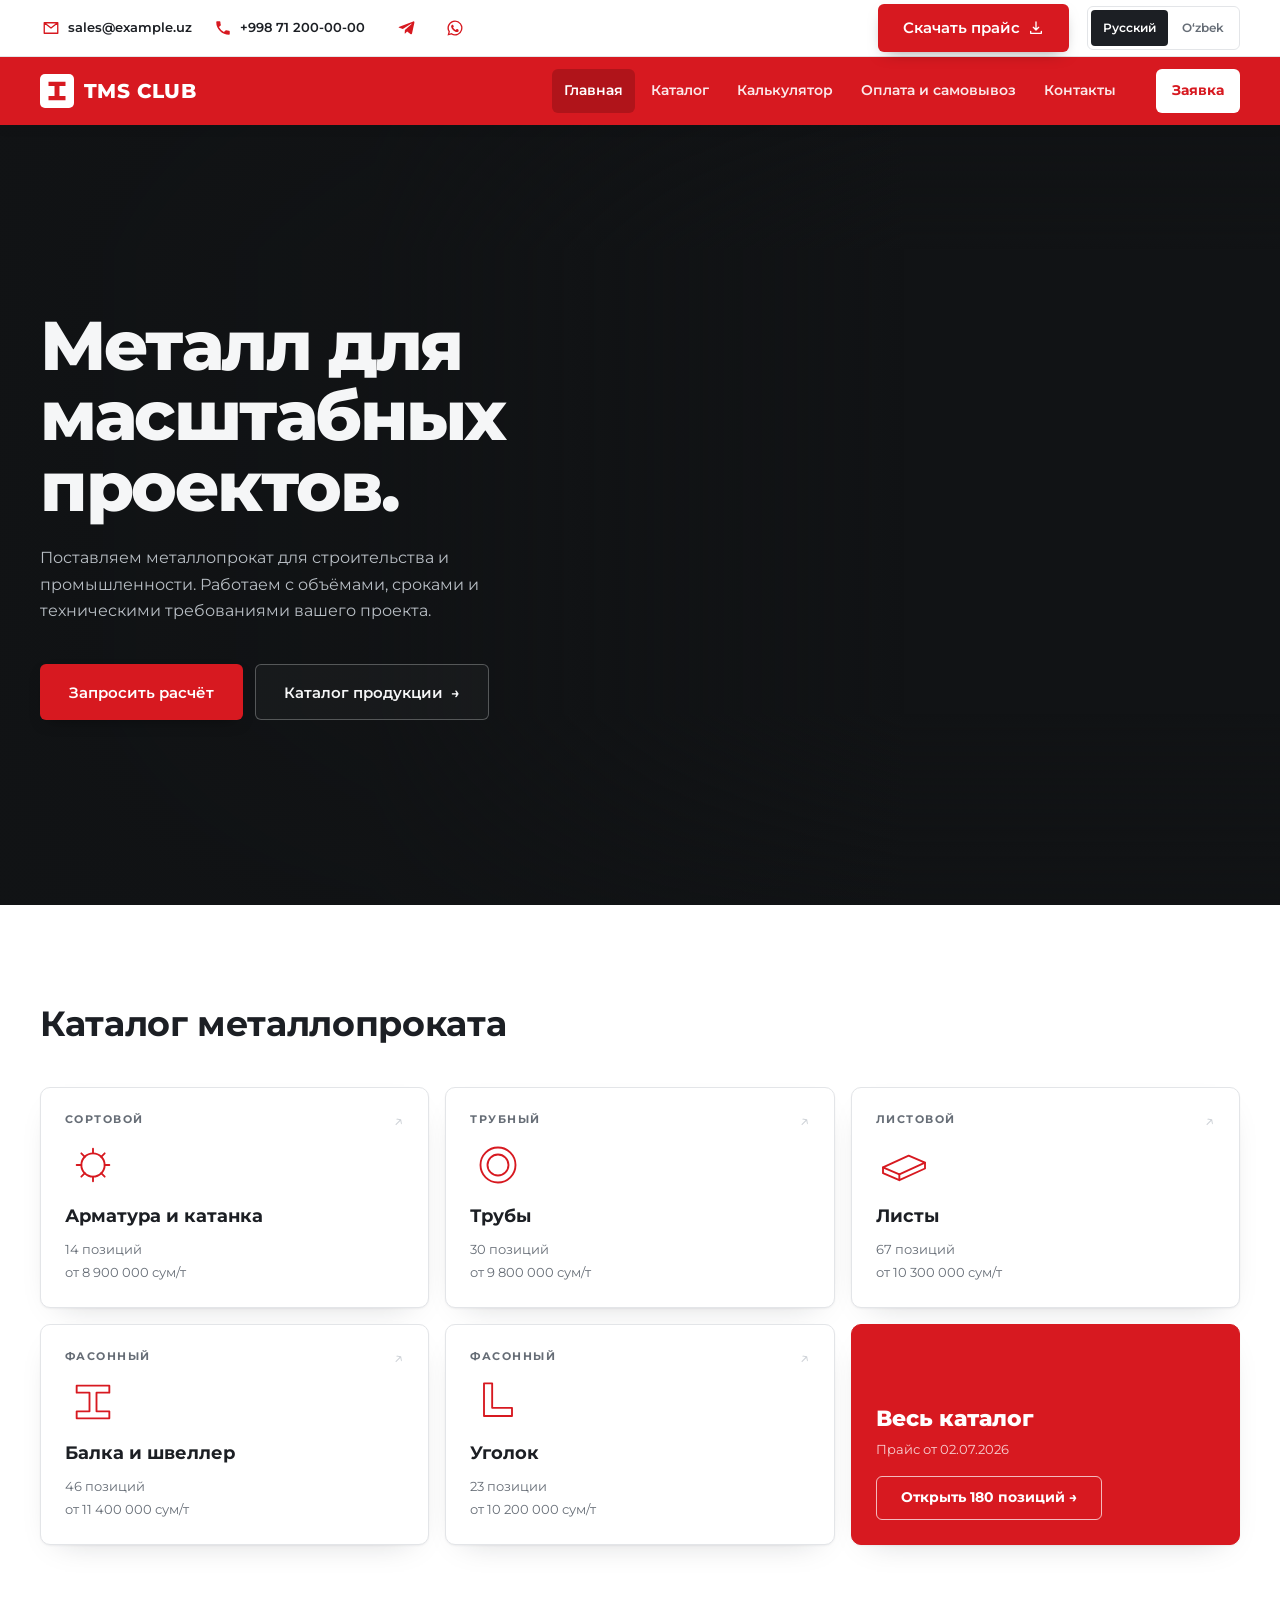
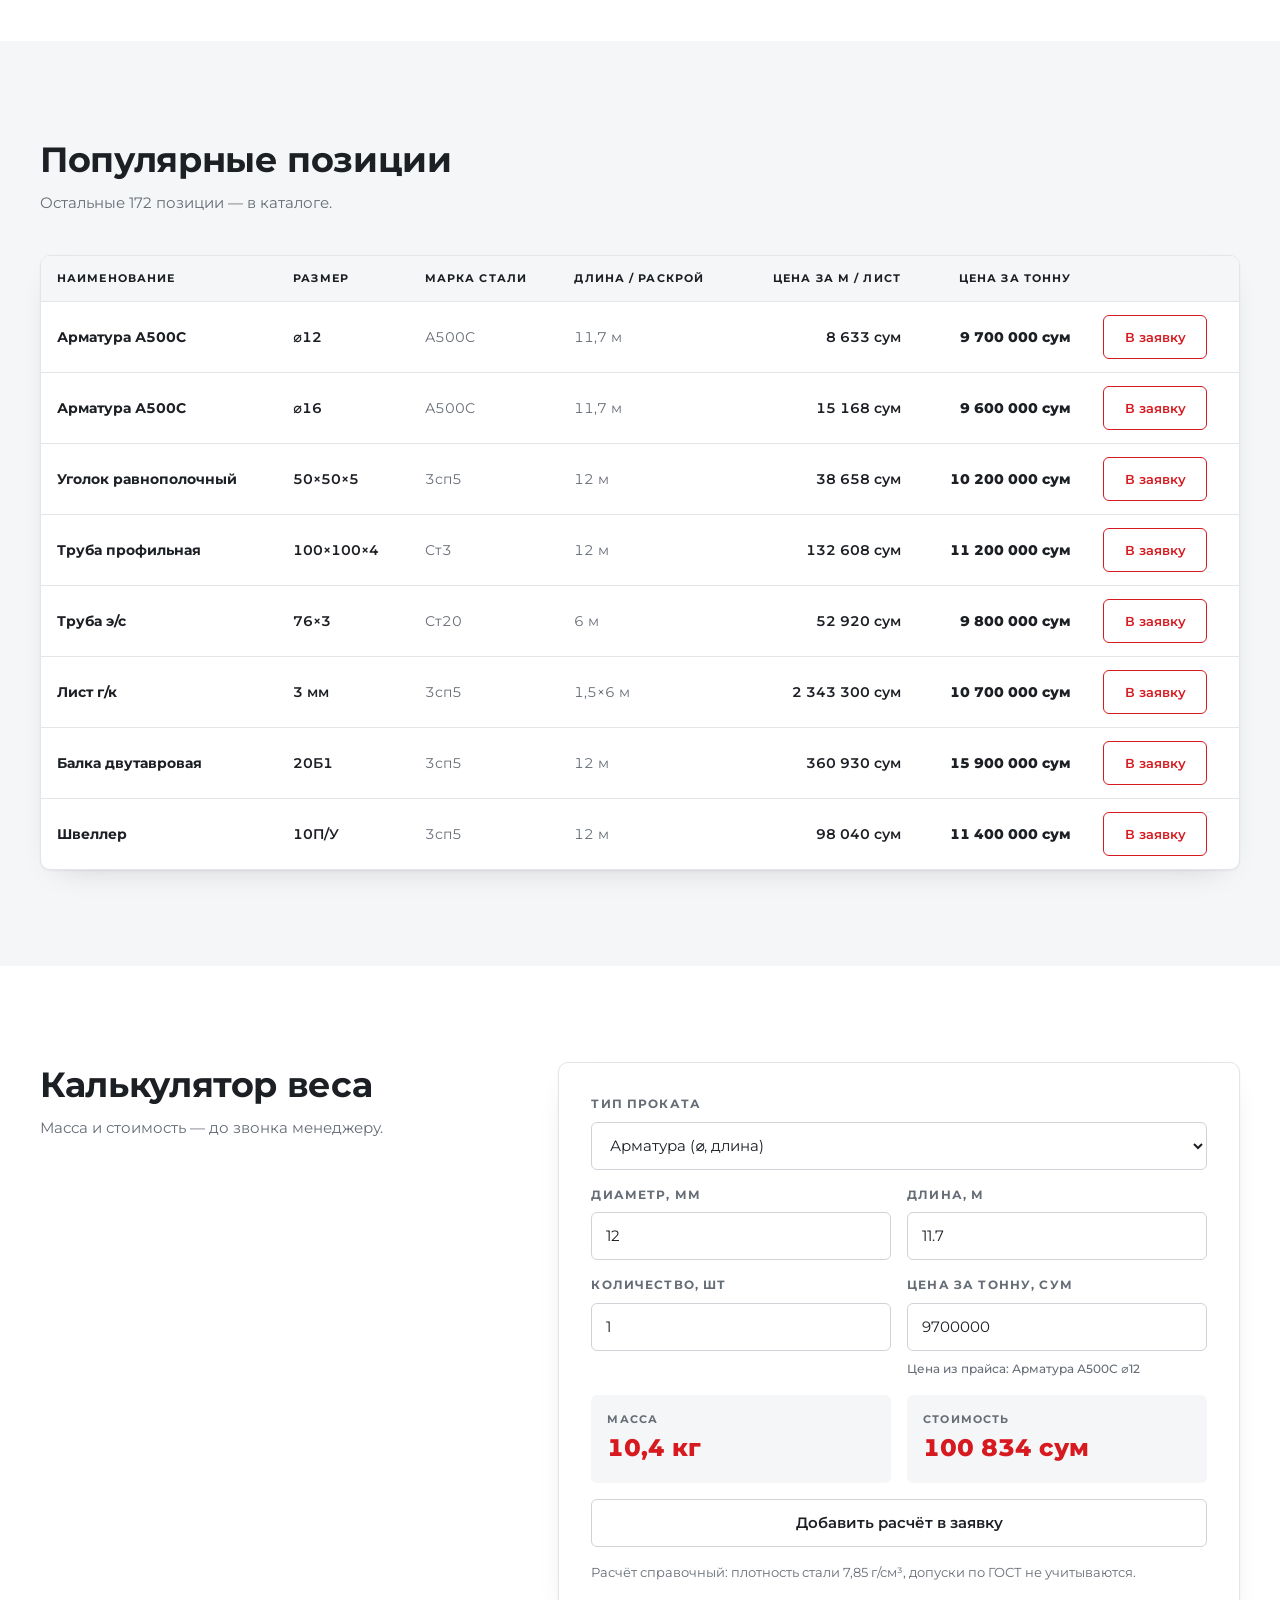
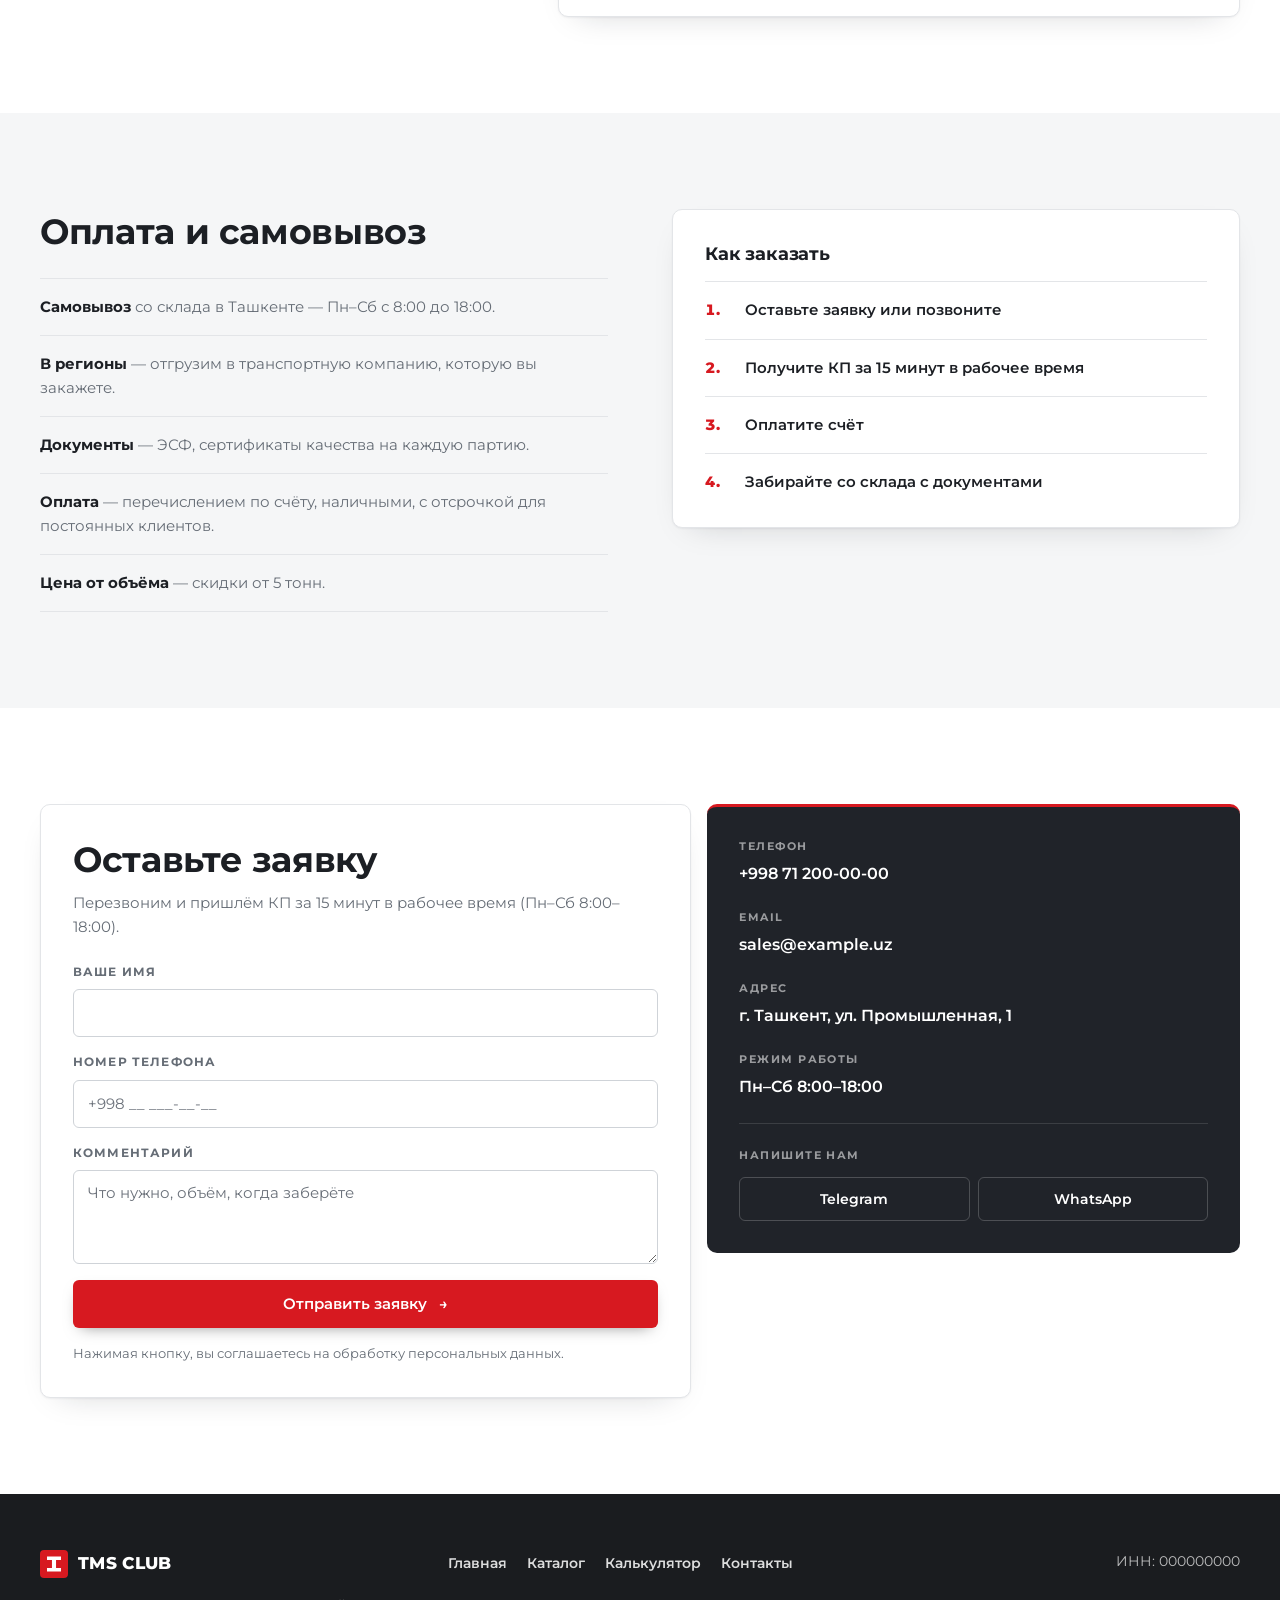
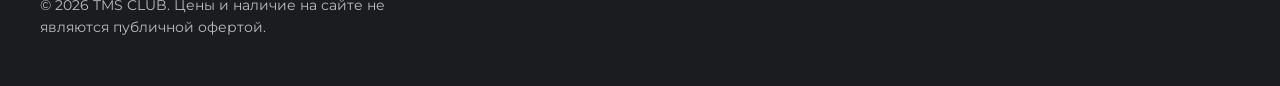
<file: index.html>
<!doctype html>
<html lang="ru">
<head>
<meta charset="utf-8">
<meta name="viewport" content="width=device-width, initial-scale=1">
<title>TMS CLUB — металлопрокат в Ташкенте оптом и в розницу</title>
<meta name="description" content="TMS CLUB: арматура, трубы, лист, балка, уголок со склада в Ташкенте.">
<meta name="theme-color" content="#d71920">
<meta property="og:type" content="website">
<meta property="og:title" content="TMS CLUB — металлопрокат в Ташкенте">
<meta property="og:description" content="Арматура, трубы, лист, балка, уголок со склада. Открытые цены за тонну и за метр или лист.">
<meta property="og:image" content="img/hero-beam-1600.jpg">
<meta name="color-scheme" content="light">

<link rel="preconnect" href="https://fonts.googleapis.com">
<link rel="preconnect" href="https://fonts.gstatic.com" crossorigin>
<link href="https://fonts.googleapis.com/css2?family=Montserrat:wght@400;500;600;700;800&display=swap" rel="stylesheet">
<link rel="icon" type="image/svg+xml" href="favicon.svg">
<link rel="preload" as="image" type="image/avif" imagesrcset="img/hero-beam-m-700.avif 700w, img/hero-beam-m-1300.avif 1300w" imagesizes="100vw" media="(max-width: 767px), (max-width: 1100px) and (orientation: portrait)">
<link rel="preload" as="image" type="image/avif" imagesrcset="img/hero-beam-1600.avif 1600w, img/hero-beam-2688.avif 2688w" imagesizes="100vw" media="(min-width: 1101px), (min-width: 768px) and (orientation: landscape)">
<link rel="stylesheet" href="styles.css?v=19">
</head>
<body>
<a class="skip" href="#main" data-i18n="skip"></a>

<!-- ============ ШАПКА: верхняя полоса + красная полоса ============ -->
<header class="header">
  <div class="topbar">
    <div class="wrap topbar__row">
      <a class="topbar__item" href="mailto:sales@example.uz"><svg viewBox="0 0 24 24" aria-hidden="true"><path d="M3 5h18v14H3zM3 5l9 7 9-7" fill="none" stroke="currentColor" stroke-width="1.8" stroke-linejoin="round"/></svg>sales@example.uz</a>
      <a class="topbar__item" href="tel:+998712000000"><svg viewBox="0 0 24 24" aria-hidden="true"><path d="M6.6 10.8a15 15 0 0 0 6.6 6.6l2.2-2.2c.3-.3.7-.4 1-.2 1.1.4 2.3.6 3.6.6.6 0 1 .4 1 1V20c0 .6-.4 1-1 1A17 17 0 0 1 3 4c0-.6.4-1 1-1h3.5c.6 0 1 .4 1 1 0 1.3.2 2.5.6 3.6.1.4 0 .7-.2 1l-2.3 2.2z"/></svg>+998 71 200-00-00</a>
      <span class="topbar__msgs">
        <a class="topbar__item" href="https://t.me/tmsclub" target="_blank" rel="noopener" aria-label="Telegram"><svg viewBox="0 0 24 24" aria-hidden="true"><path d="M21.9 4.6 18.7 19.4c-.2 1-.9 1.3-1.7.8l-4.8-3.5-2.3 2.2c-.3.3-.5.5-1 .5l.3-4.8 8.9-8c.4-.3-.1-.5-.6-.2L6.4 13.3 1.7 11.8c-1-.3-1-1 .2-1.5l18.4-7.1c.9-.3 1.6.2 1.6 1.4z"/></svg></a>
        <a class="topbar__item" href="https://wa.me/998712000000" target="_blank" rel="noopener" aria-label="WhatsApp"><svg viewBox="0 0 24 24" aria-hidden="true"><path d="M12 2a10 10 0 0 0-8.6 15.1L2 22l5-1.3A10 10 0 1 0 12 2zm0 18.2a8.2 8.2 0 0 1-4.2-1.2l-.3-.2-3 .8.8-2.9-.2-.3A8.2 8.2 0 1 1 12 20.2zm4.5-6.1c-.2-.1-1.5-.7-1.7-.8-.2-.1-.4-.1-.6.1l-.8 1c-.1.2-.3.2-.5.1a6.7 6.7 0 0 1-3.3-2.9c-.3-.4.2-.4.7-1.3.1-.2 0-.3 0-.5l-.8-1.8c-.2-.5-.4-.4-.6-.4h-.5a1 1 0 0 0-.7.3 3 3 0 0 0-.9 2.2 5.2 5.2 0 0 0 1.1 2.8 12 12 0 0 0 4.6 4c1.7.7 2.1.6 2.7.5a2.4 2.4 0 0 0 1.6-1.1 2 2 0 0 0 .1-1.1l-.4-.3z"/></svg></a>
      </span>
      <a class="btn btn--primary btn--xs topbar__price" href="tms-club-price.pdf" download="TMS-CLUB-price-2026-07-02.pdf"><span data-i18n="download_price"></span><svg viewBox="0 0 24 24" aria-hidden="true"><path d="M12 3v12m0 0 4-4m-4 4-4-4M4 17v3h16v-3" fill="none" stroke="currentColor" stroke-width="2" stroke-linecap="round" stroke-linejoin="round"/></svg></a>
      <div class="lang" role="group" data-i18n-aria="lang_aria">
        <button type="button" data-lang="ru">Русский</button><button type="button" data-lang="uz">O‘zbek</button>
      </div>
    </div>
  </div>
  <div class="brandbar">
    <div class="wrap brandbar__row">
      <a class="logo" href="index.html" aria-label="TMS CLUB">
        <svg class="logo__mark" viewBox="0 0 48 48" aria-hidden="true"><rect width="48" height="48" rx="7" fill="#fff"/><path d="M12 11h24v6h-8.5v14H36v6H12v-6h8.5V17H12z" fill="#d71920"/></svg><span translate="no">TMS CLUB</span>
      </a>
      <nav class="nav" id="nav" data-i18n-aria="nav_label">
        <a href="index.html" aria-current="page" data-i18n="nav_home"></a>
        <a href="catalog.html" data-i18n="nav_catalog"></a>
        <a href="#calc" data-i18n="nav_calc"></a>
        <a href="#pay" data-i18n="nav_pay"></a>
        <a href="#request" data-i18n="nav_contacts"></a>
        <a class="nav__req" href="#request"><span data-i18n="request_btn"></span><span class="badge cartCount" hidden>0</span></a>
        <div class="lang lang--nav" role="group" data-i18n-aria="lang_aria"><button type="button" data-lang="ru">Русский</button><button type="button" data-lang="uz">O‘zbek</button></div>
        <div class="nav__actions">
          <a class="btn btn--primary" href="tel:+998712000000"><svg viewBox="0 0 24 24" aria-hidden="true"><path d="M6.6 10.8a15 15 0 0 0 6.6 6.6l2.2-2.2c.3-.3.7-.4 1-.2 1.1.4 2.3.6 3.6.6.6 0 1 .4 1 1V20c0 .6-.4 1-1 1A17 17 0 0 1 3 4c0-.6.4-1 1-1h3.5c.6 0 1 .4 1 1 0 1.3.2 2.5.6 3.6.1.4 0 .7-.2 1l-2.3 2.2z"/></svg><span data-i18n="call"></span></a>
          <a class="btn btn--primary" href="catalog.html"><span class="bars" aria-hidden="true"></span><span data-i18n="nav_catalog"></span></a>
        </div>
      </nav>
      <a class="brandbar__req" href="#request"><span data-i18n="request_btn"></span><span class="badge cartCount" hidden>0</span></a>
      <button class="burger" id="burger" data-i18n-aria="menu_aria" aria-expanded="false" aria-controls="nav"><span></span></button>
    </div>
  </div>
</header>

<main id="main">
  <!-- ============ ПЕРВЫЙ ЭКРАН ============ -->
  <section class="hero" id="hero">
    <div class="hero__scene" aria-hidden="true">
      <div class="hero__drift">
        <picture class="hero__media">
          <source media="(max-width: 767px), (max-width: 1100px) and (orientation: portrait)" type="image/avif" srcset="img/hero-beam-m-700.avif 700w, img/hero-beam-m-1300.avif 1300w" sizes="100vw">
          <source media="(max-width: 767px), (max-width: 1100px) and (orientation: portrait)" srcset="img/hero-beam-m-700.jpg 700w, img/hero-beam-m-1300.jpg 1300w" sizes="100vw">
          <source type="image/avif" srcset="img/hero-beam-1600.avif 1600w, img/hero-beam-2688.avif 2688w" sizes="100vw">
          <img src="img/hero-beam-1600.jpg" srcset="img/hero-beam-1600.jpg 1600w, img/hero-beam-2688.jpg 2688w" sizes="100vw" alt="" width="1600" height="904" fetchpriority="high" decoding="async">
        </picture>
      </div>
      <span class="hero__sweep"></span>
      <span class="hero__glow"></span>
      <span class="hero__veil"></span>
    </div>
    <div class="wrap hero__inner">
      <div class="hero__text">
        <h1 class="hero__title" data-i18n-lines="hero_title"></h1>
        <p class="hero__lead" data-i18n="hero_lead"></p>
        <div class="hero__cta">
          <a class="btn btn--primary hero__btn" href="#request" data-i18n="hero_cta1"></a>
          <a class="btn btn--ghost hero__btn2" href="catalog.html"><span data-i18n="hero_cta2"></span><span class="hero__arr" aria-hidden="true">→</span></a>
        </div>
      </div>
    </div>
  </section>

  <!-- ============ КАТАЛОГ ПО КАТЕГОРИЯМ ============ -->
  <section class="section" id="catalog">
    <div class="wrap">
      <div class="section__head">
        <div><h2 data-i18n="catalog_h"></h2></div>
      </div>
      <ul class="catgrid" id="cats"></ul>
    </div>
  </section>

  <!-- ============ ТОП ПОЗИЦИИ ============ -->
  <section class="section section--grey" id="top">
    <div class="wrap">
      <div class="section__head">
        <div><h2 data-i18n="top_h"></h2><p class="section__sub section__sub--tight" data-i18n="top_sub"></p></div>
      </div>
      <div class="table-wrap">
        <table class="table table--top">
          <thead><tr><th scope="col" data-i18n="th_name"></th><th scope="col" data-i18n="th_spec"></th><th scope="col" data-i18n="th_steel"></th><th scope="col" data-i18n="th_len"></th><th scope="col" class="num" data-i18n="th_unit"></th><th scope="col" class="num" data-i18n="th_price"></th><th><span class="sr" data-i18n="request_btn"></span></th></tr></thead>
          <tbody id="topRows"></tbody>
        </table>
      </div>
    </div>
  </section>

  <!-- ============ ПРЕИМУЩЕСТВА ============ -->

  <!-- ============ О КОМПАНИИ ============ -->

  <!-- ============ КАЛЬКУЛЯТОР ============ -->
  <section class="section" id="calc">
    <div class="wrap calc">
      <div>
        <h2 data-i18n="calc_h"></h2>
        <p class="section__sub" data-i18n="calc_sub"></p>
      </div>
      <form class="card calc__form" id="calcForm">
        <label><span data-i18n="calc_type"></span>
          <select class="input" id="cType">
            <option value="rebar" data-i18n="ct_rebar"></option>
            <option value="sheet" data-i18n="ct_sheet"></option>
            <option value="pipe" data-i18n="ct_pipe"></option>
            <option value="square" data-i18n="ct_square"></option>
          </select>
        </label>
        <div class="calc__fields" id="cFields"></div>
        <div class="calc__two">
          <label><span data-i18n="calc_qty"></span><input class="input" id="cQty" type="number" min="1" inputmode="decimal" value="1"></label>
          <label><span data-i18n="calc_price"></span><input class="input" id="cPrice" type="number" min="0" inputmode="numeric" value=""><small class="calc__src" id="cPriceSrc"></small></label>
        </div>
        <div class="calc__result" aria-live="polite">
          <div><span data-i18n="calc_mass"></span><b id="cWeight">—</b></div>
          <div><span data-i18n="calc_sum"></span><b id="cSum">—</b></div>
        </div>
        <button class="btn btn--outline btn--block" type="button" id="calcToReq" data-i18n="calc_to_req"></button>
        <p class="hint" data-i18n="calc_hint"></p>
      </form>
    </div>
  </section>

  <!-- ============ ОПЛАТА И САМОВЫВОЗ ============ -->
  <section class="section section--grey" id="pay">
    <div class="wrap split">
      <div>
        <h2 data-i18n="pay_h"></h2>
        <ul class="list">
          <li><b data-i18n="dl1_b"></b><span data-i18n="dl1"></span></li>
          <li><b data-i18n="dl2_b"></b><span data-i18n="dl2"></span></li>
          <li><b data-i18n="dl3_b"></b><span data-i18n="dl3"></span></li>
          <li><b data-i18n="dl4_b"></b><span data-i18n="dl4"></span></li>
          <li><b data-i18n="dl5_b"></b><span data-i18n="dl5"></span></li>
        </ul>
      </div>
      <div class="card">
        <h3 class="h3" data-i18n="how_h"></h3>
        <ol class="steps">
          <li data-i18n="hw1"></li><li data-i18n="hw2"></li><li data-i18n="hw3"></li><li data-i18n="hw4"></li>
        </ol>
      </div>
    </div>
  </section>

  <!-- ============ FAQ ============ -->

  <!-- ============ ЗАЯВКА + КОНТАКТЫ ============ -->
  <section class="section" id="request">
    <div class="wrap request">
      <form class="card form" id="form" novalidate>
        <h2 data-i18n="req_h"></h2>
        <p class="section__sub" data-i18n="req_sub"></p>
        <div class="form__ok" id="formOk" role="status" tabindex="-1" hidden></div>
        <div class="picked" id="picked" hidden>
          <h3 class="h3" data-i18n="picked_h"></h3>
          <ul id="pickedList"></ul>
          <button class="link" id="pickedClear" type="button" data-i18n="clear"></button>
        </div>
        <div class="field">
          <label for="fName" data-i18n="f_name"></label>
          <input class="input" id="fName" name="name" autocomplete="name" aria-describedby="nameErr">
          <p class="err" id="nameErr" hidden></p>
        </div>
        <div class="field">
          <label for="fPhone" data-i18n="f_phone"></label>
          <input class="input" id="fPhone" name="phone" type="tel" inputmode="tel" autocomplete="tel" data-i18n-ph="phone_ph" aria-describedby="phoneErr">
          <p class="err" id="phoneErr" hidden></p>
        </div>
        <div class="field">
          <label for="fComment" data-i18n="f_comment"></label>
          <textarea class="input" id="fComment" name="comment" rows="3" data-i18n-ph="comment_ph"></textarea>
        </div>
        <button class="btn btn--primary btn--block btn--arrow" type="submit"><span data-i18n="send"></span><span aria-hidden="true">→</span></button>
        <p class="hint" data-i18n="consent"></p>
      </form>
      <div class="contacts">
        <div class="contacts__item"><div><span class="contacts__l" data-i18n="c_phone"></span><a href="tel:+998712000000">+998 71 200-00-00</a></div></div>
        <div class="contacts__item"><div><span class="contacts__l" data-i18n="c_email"></span><a href="mailto:sales@example.uz">sales@example.uz</a></div></div>
        <div class="contacts__item"><div><span class="contacts__l" data-i18n="c_addr"></span><span data-i18n="foot_addr"></span></div></div>
        <div class="contacts__item"><div><span class="contacts__l" data-i18n="c_hours"></span><span data-i18n="foot_hours"></span></div></div>
        <div class="contacts__social">
          <span class="contacts__l" data-i18n="social_h"></span>
          <div class="contacts__msgs">
            <a class="msg" href="https://t.me/tmsclub" target="_blank" rel="noopener">Telegram</a>
            <a class="msg" href="https://wa.me/998712000000" target="_blank" rel="noopener">WhatsApp</a>
          </div>
        </div>
      </div>
    </div>
  </section>
</main>

<!-- ============ ПОДВАЛ ============ -->
<footer class="footer">
  <div class="wrap footer__row">
    <div>
      <a class="logo logo--sm" href="index.html"><svg class="logo__mark" viewBox="0 0 48 48" aria-hidden="true"><rect width="48" height="48" rx="7" fill="#d71920"/><path d="M12 11h24v6h-8.5v14H36v6H12v-6h8.5V17H12z" fill="#fff"/></svg><span translate="no">TMS CLUB</span></a>
      <p>© <span id="year"></span> <span data-i18n="copy"></span></p>
    </div>
    <nav class="footer__nav" aria-label="Footer">
      <a href="index.html" data-i18n="nav_home"></a>
      <a href="catalog.html" data-i18n="nav_catalog"></a>
      <a href="#calc" data-i18n="nav_calc"></a>
      <a href="#request" data-i18n="nav_contacts"></a>
    </nav>
    <p class="footer__inn" data-i18n="inn"></p>
  </div>
</footer>


<script src="i18n.js?v=19"></script>
<script src="data.js?v=19"></script>
<script src="app.js?v=19"></script>
</body>
</html>
</file>
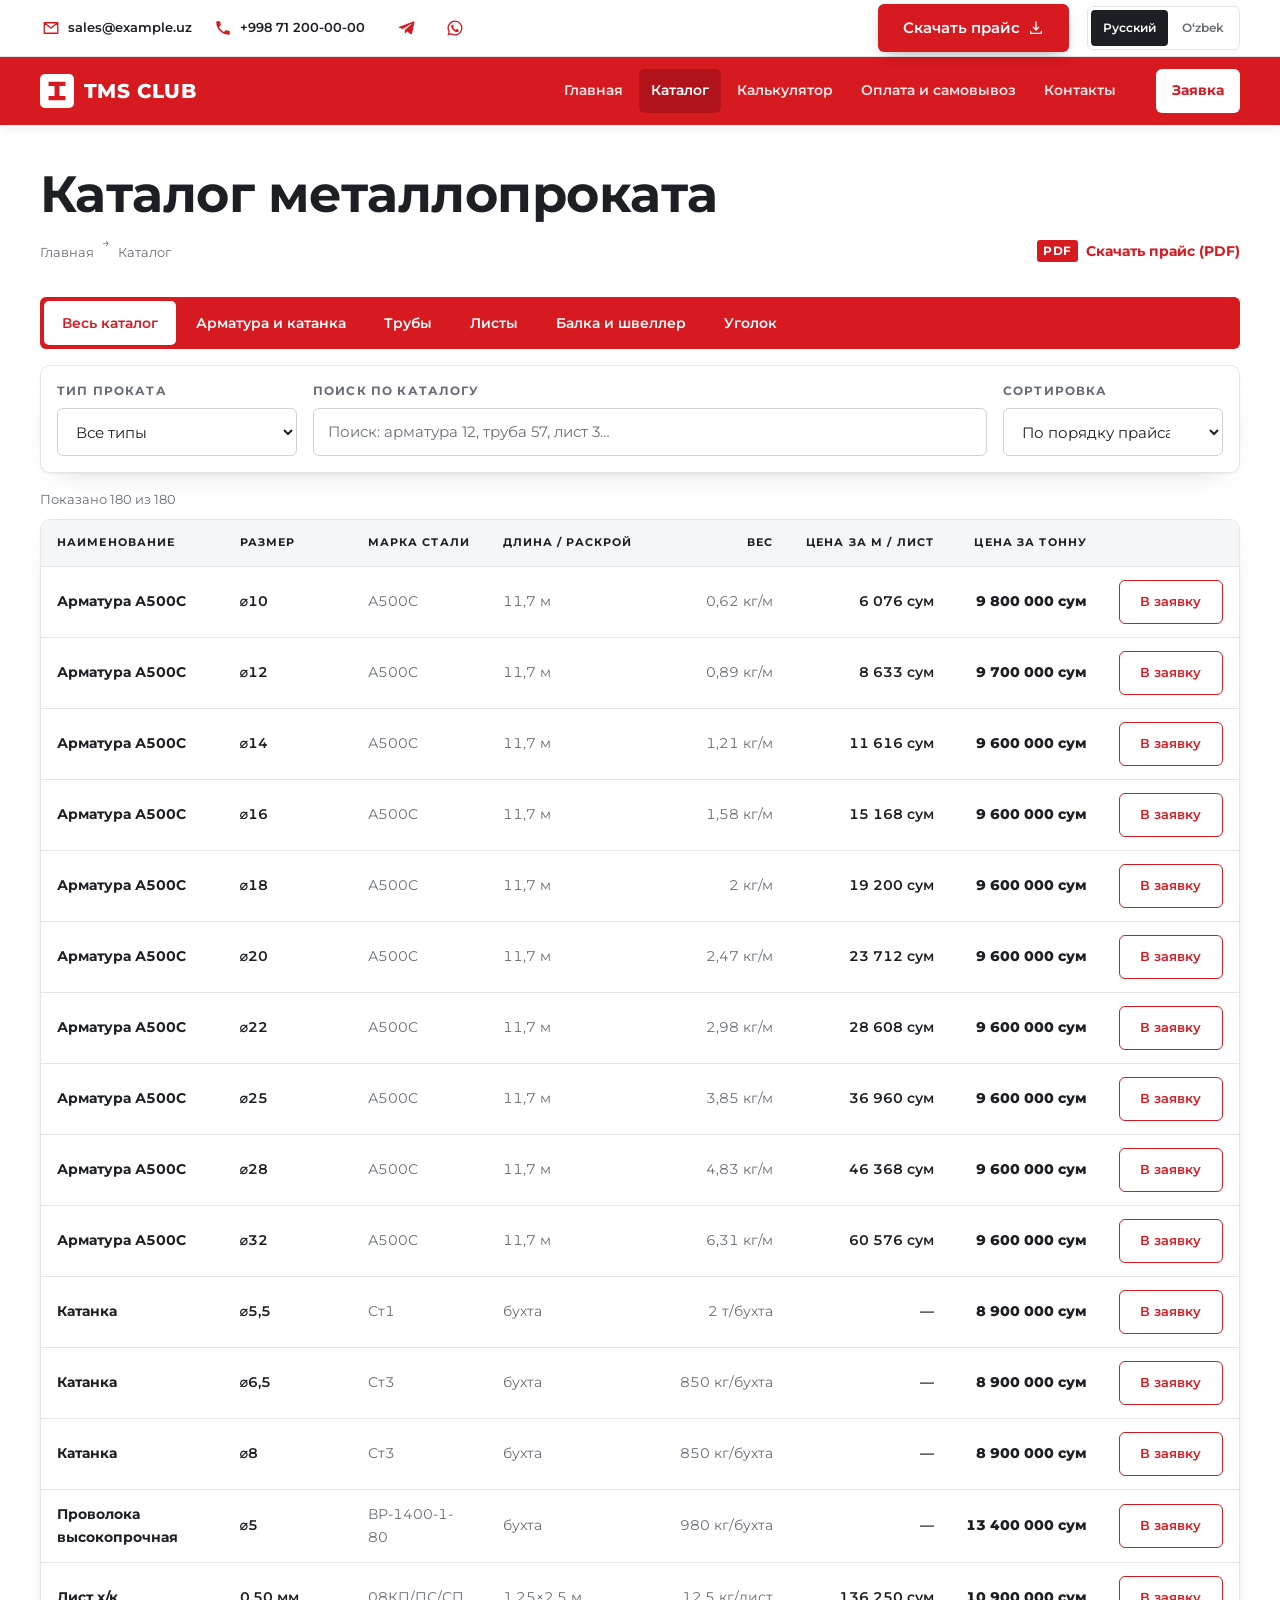
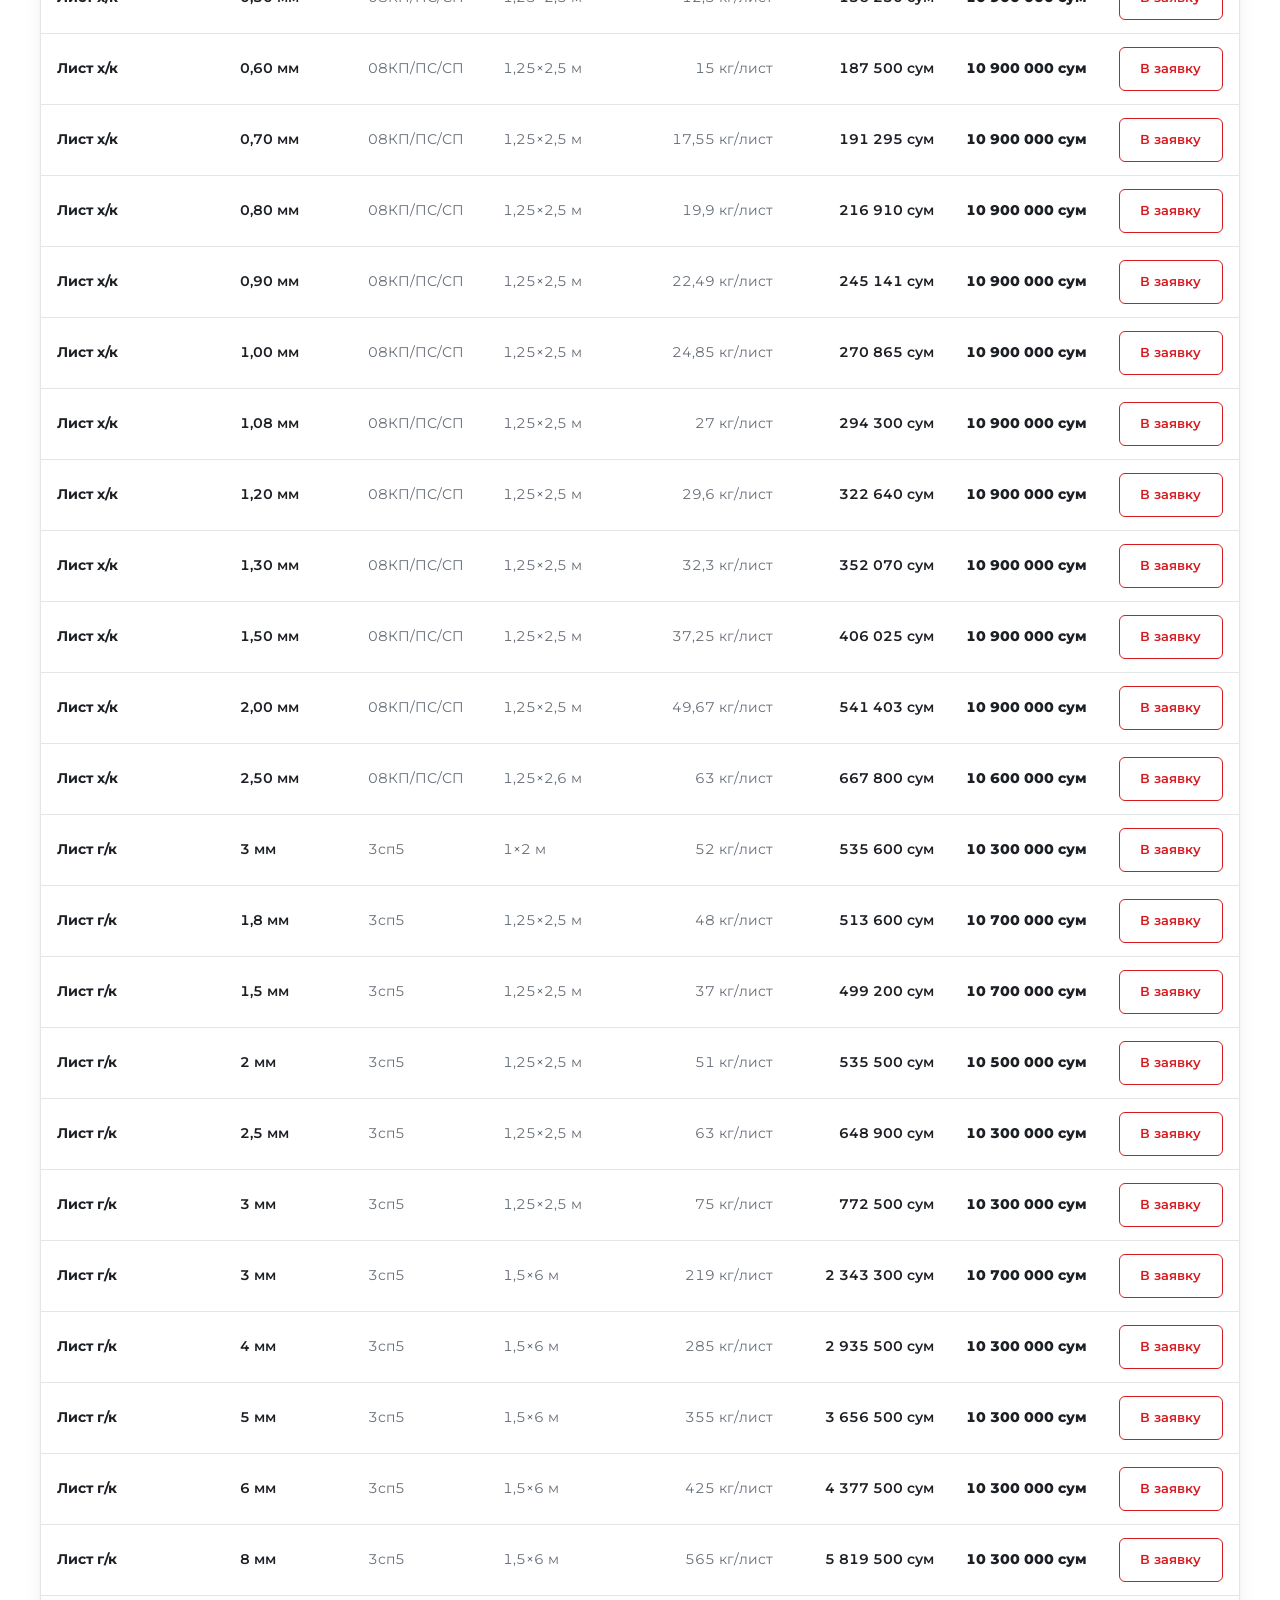
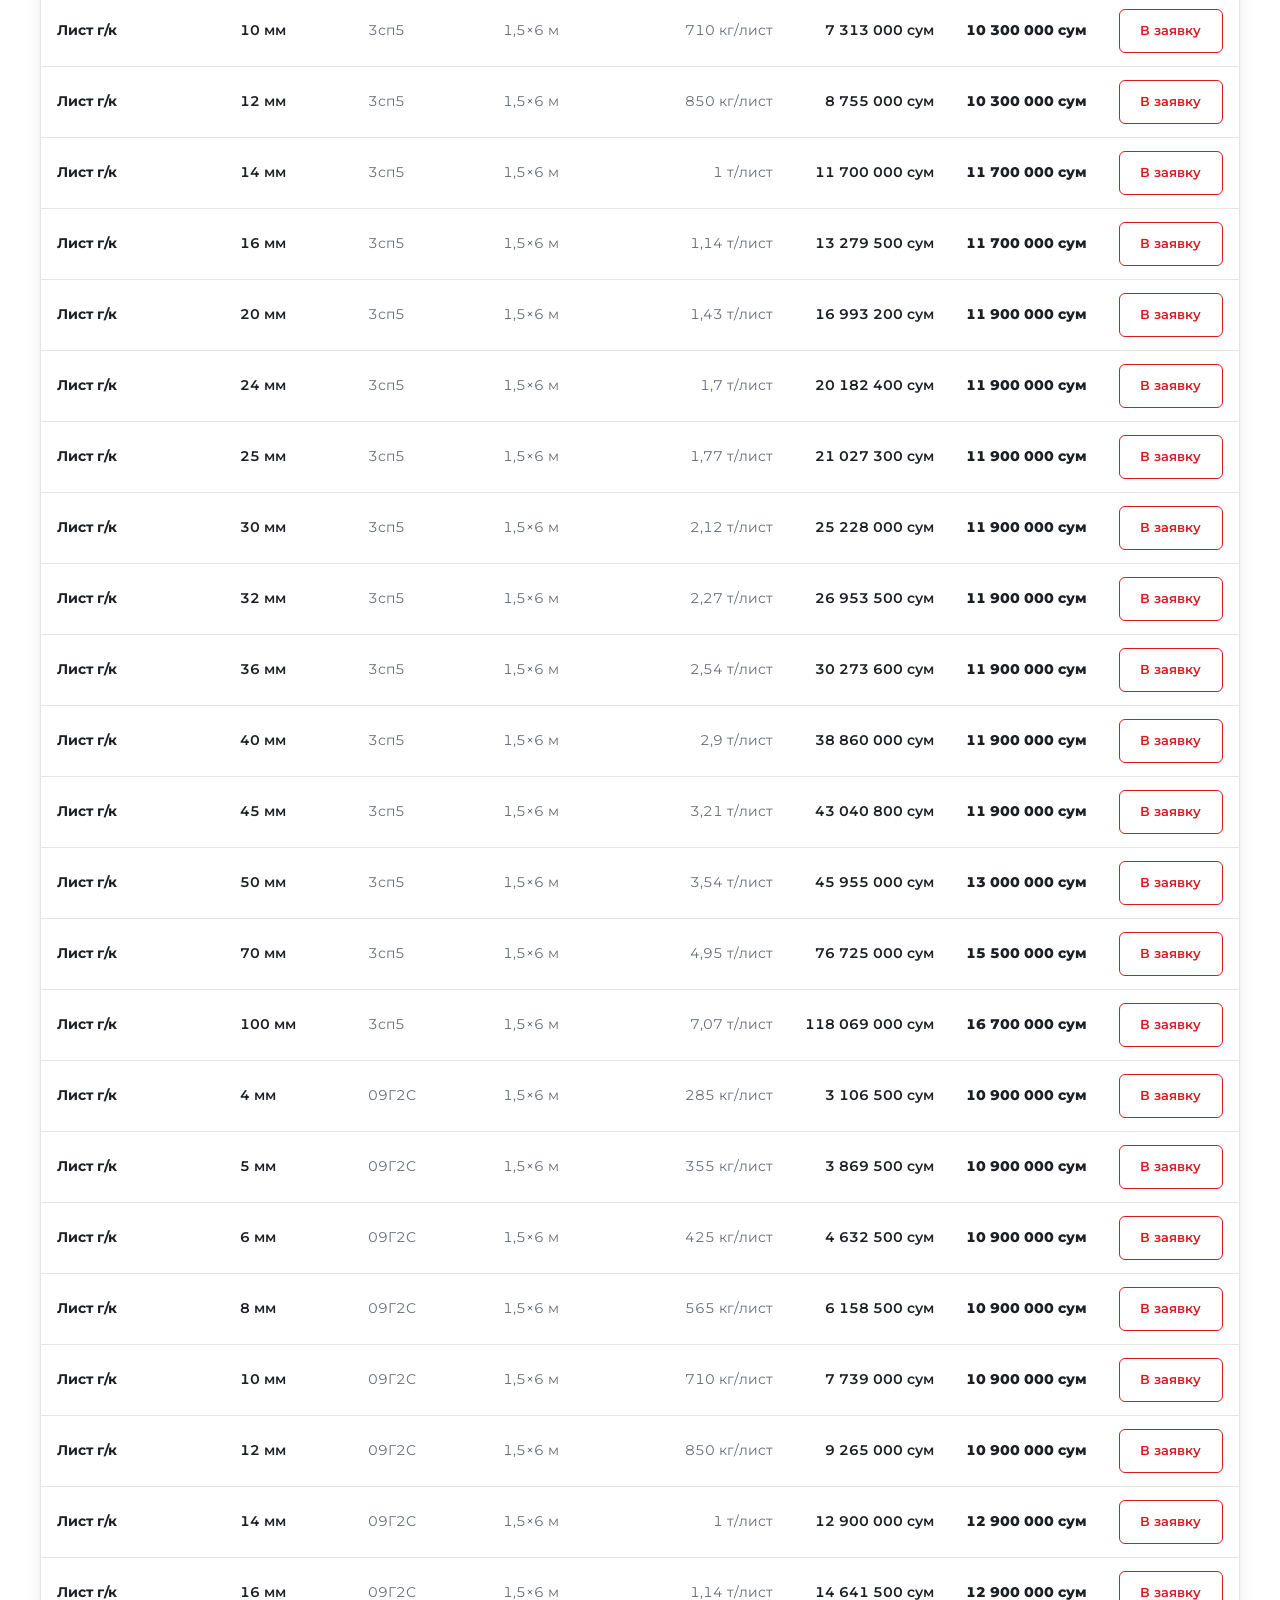
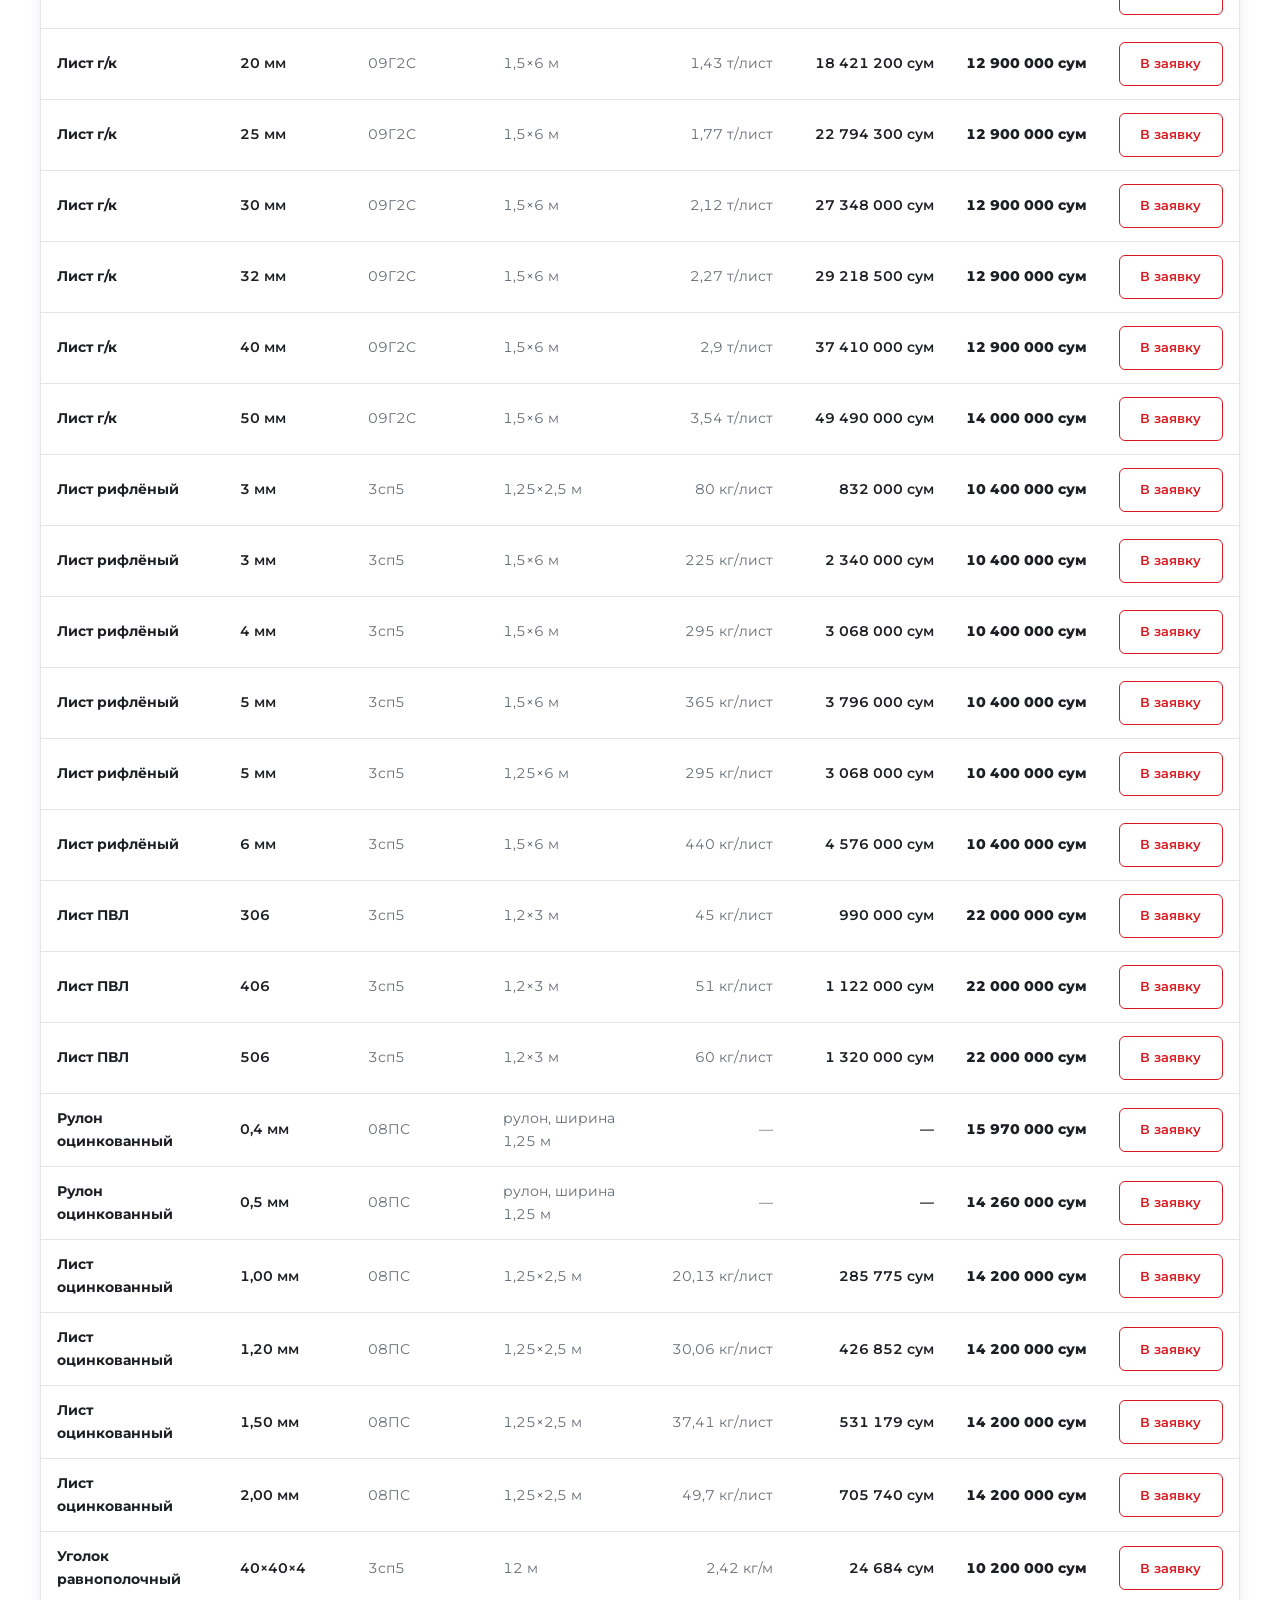
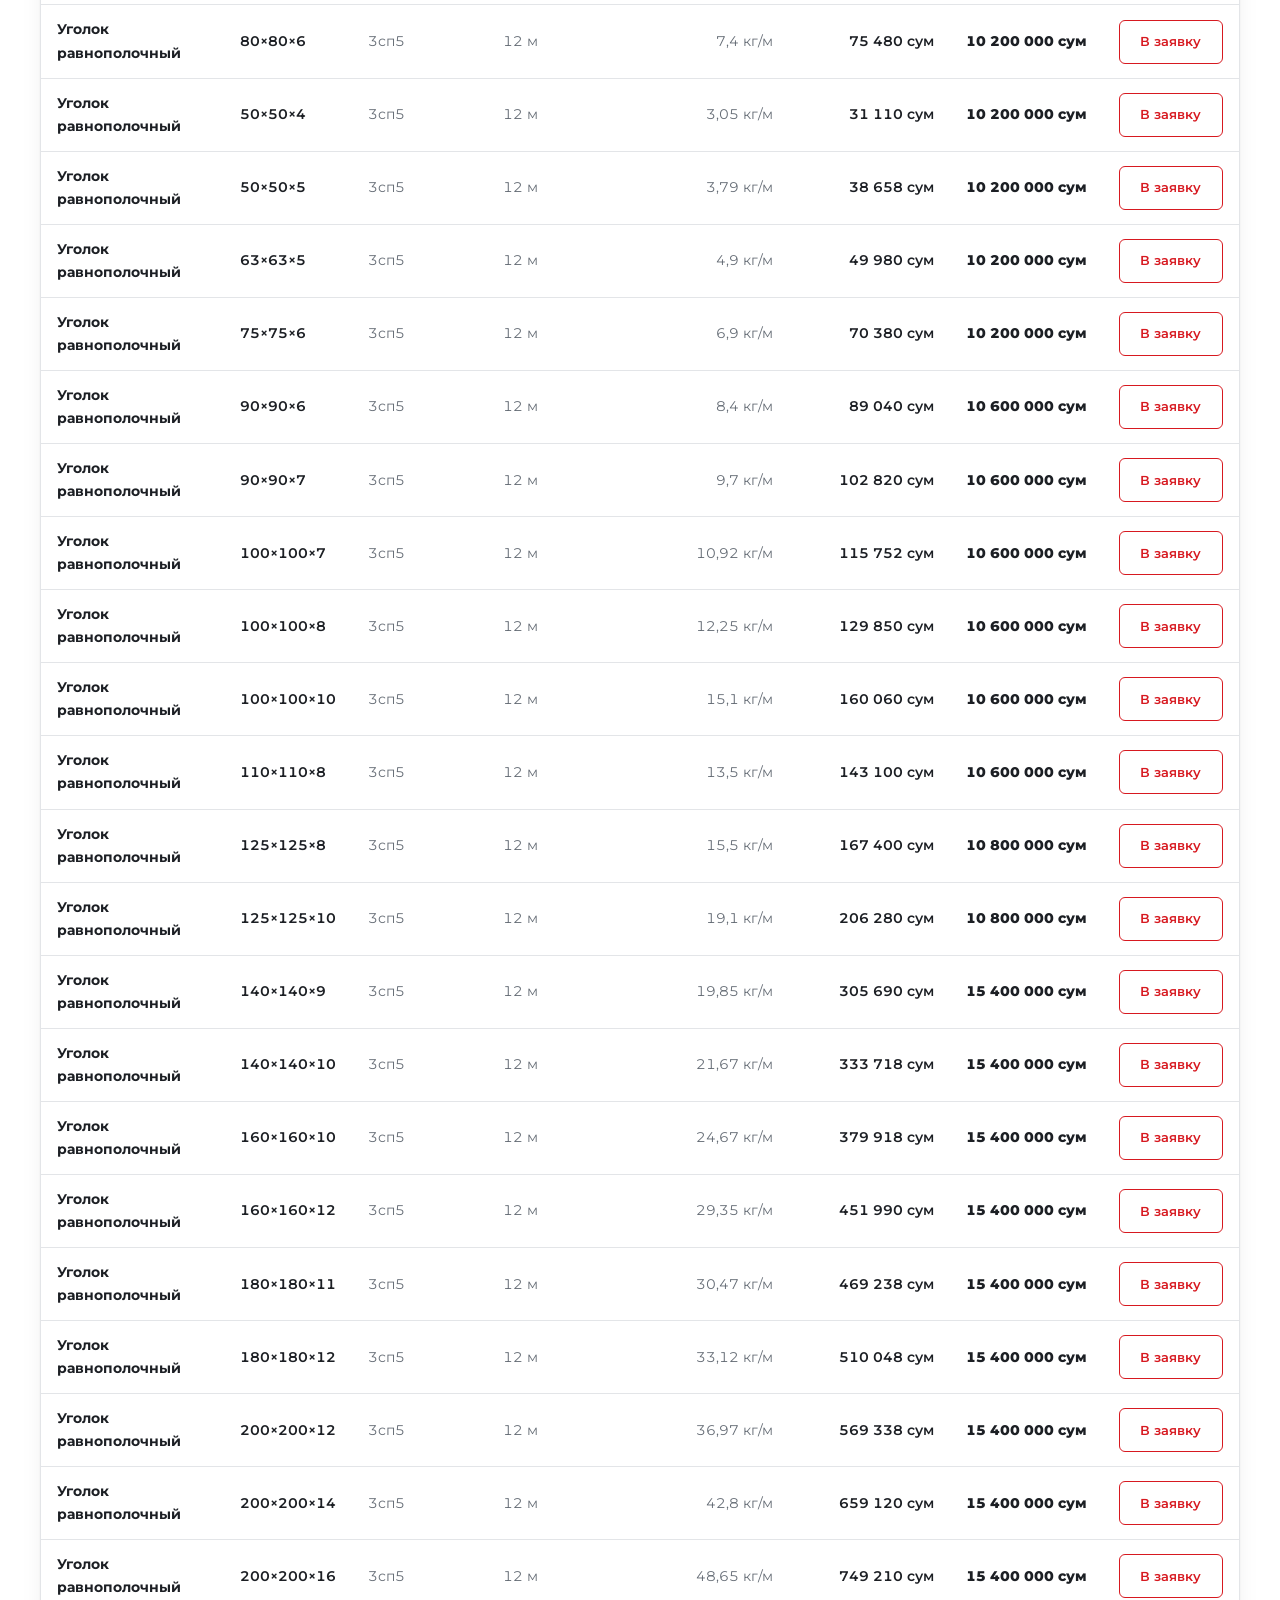
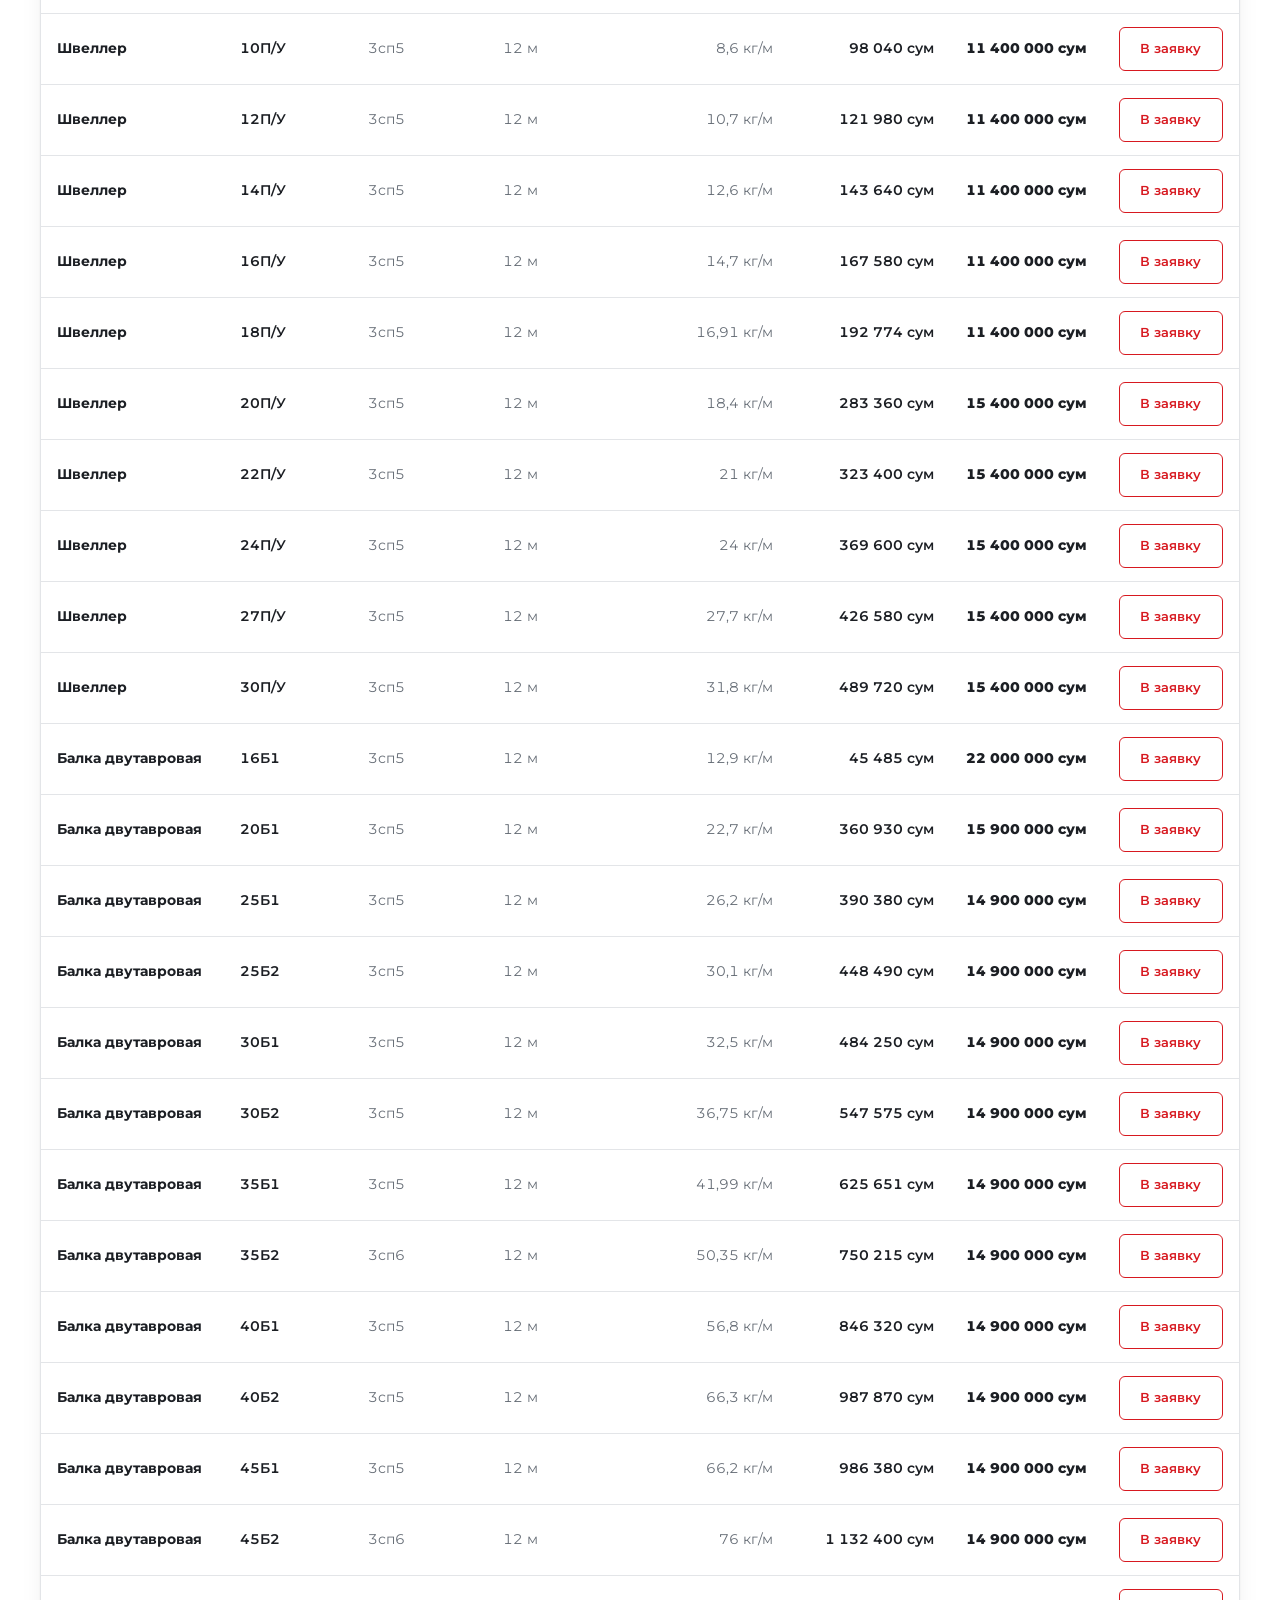
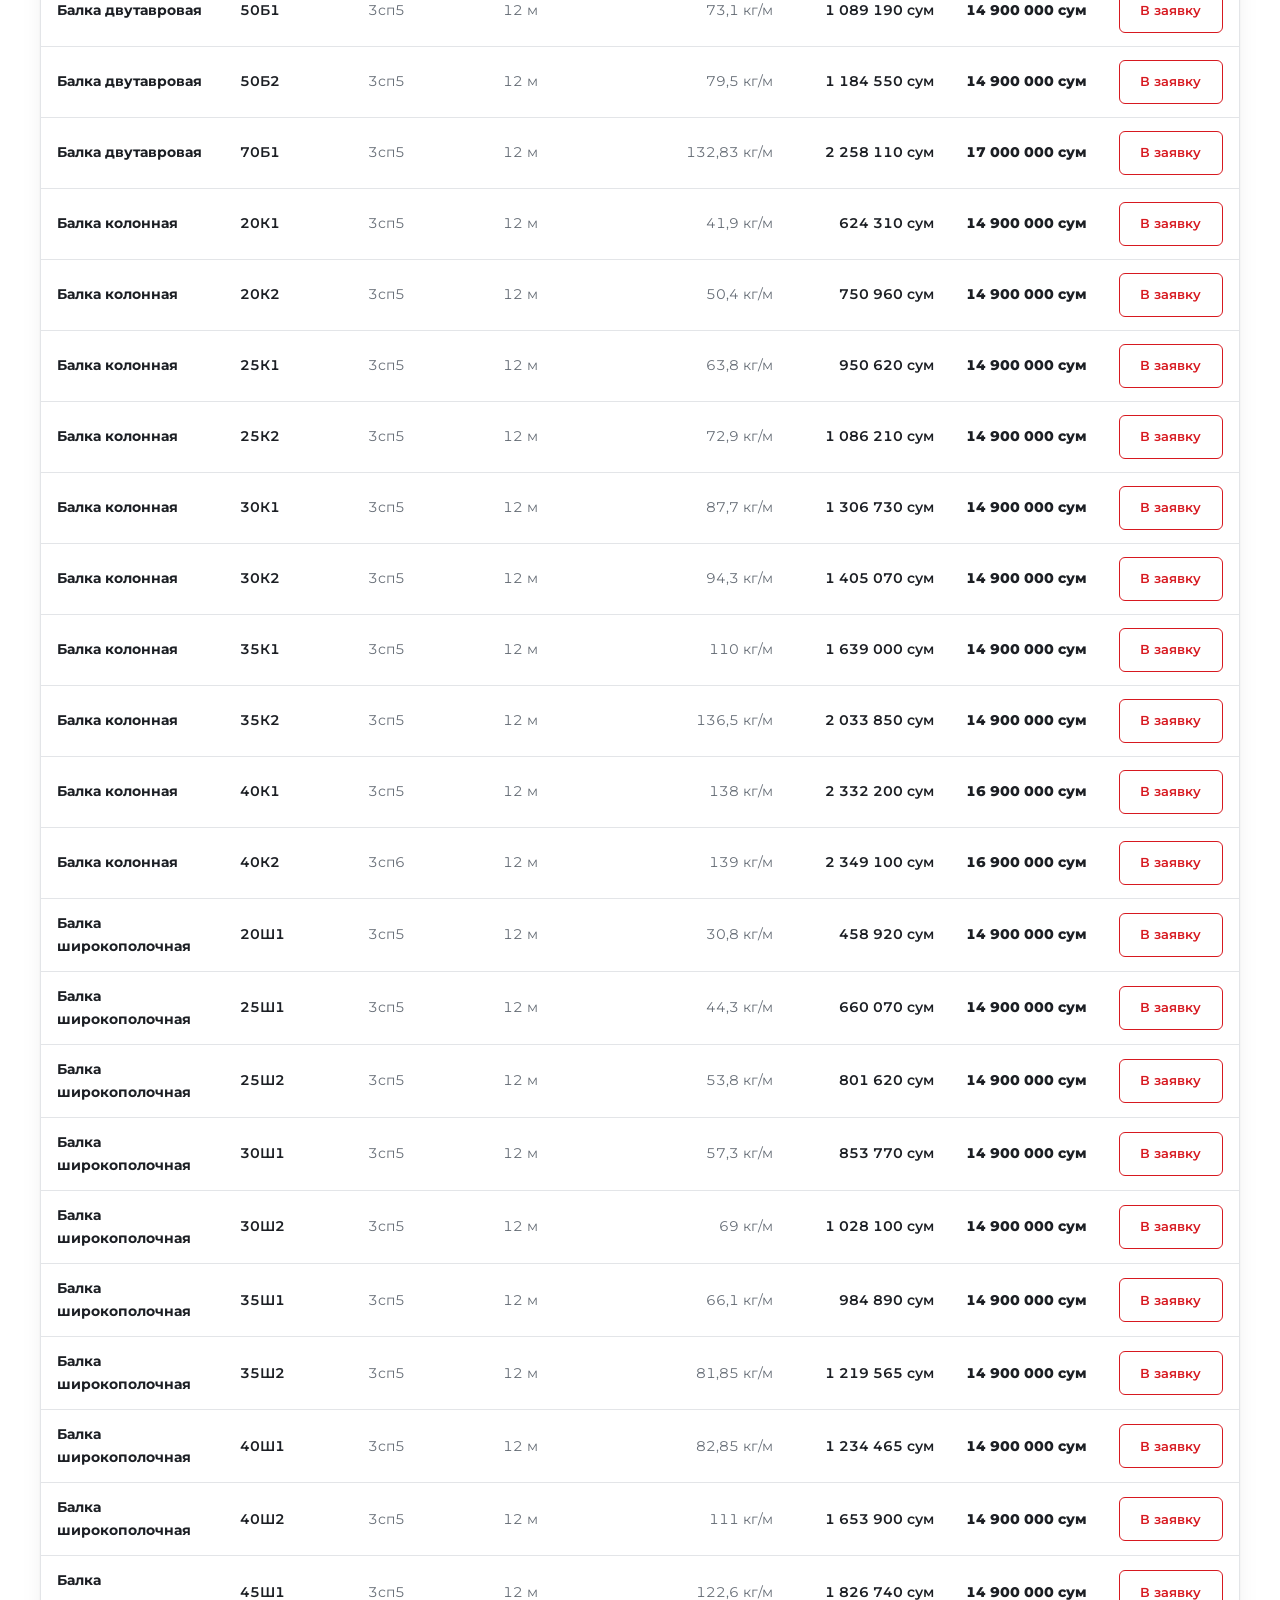
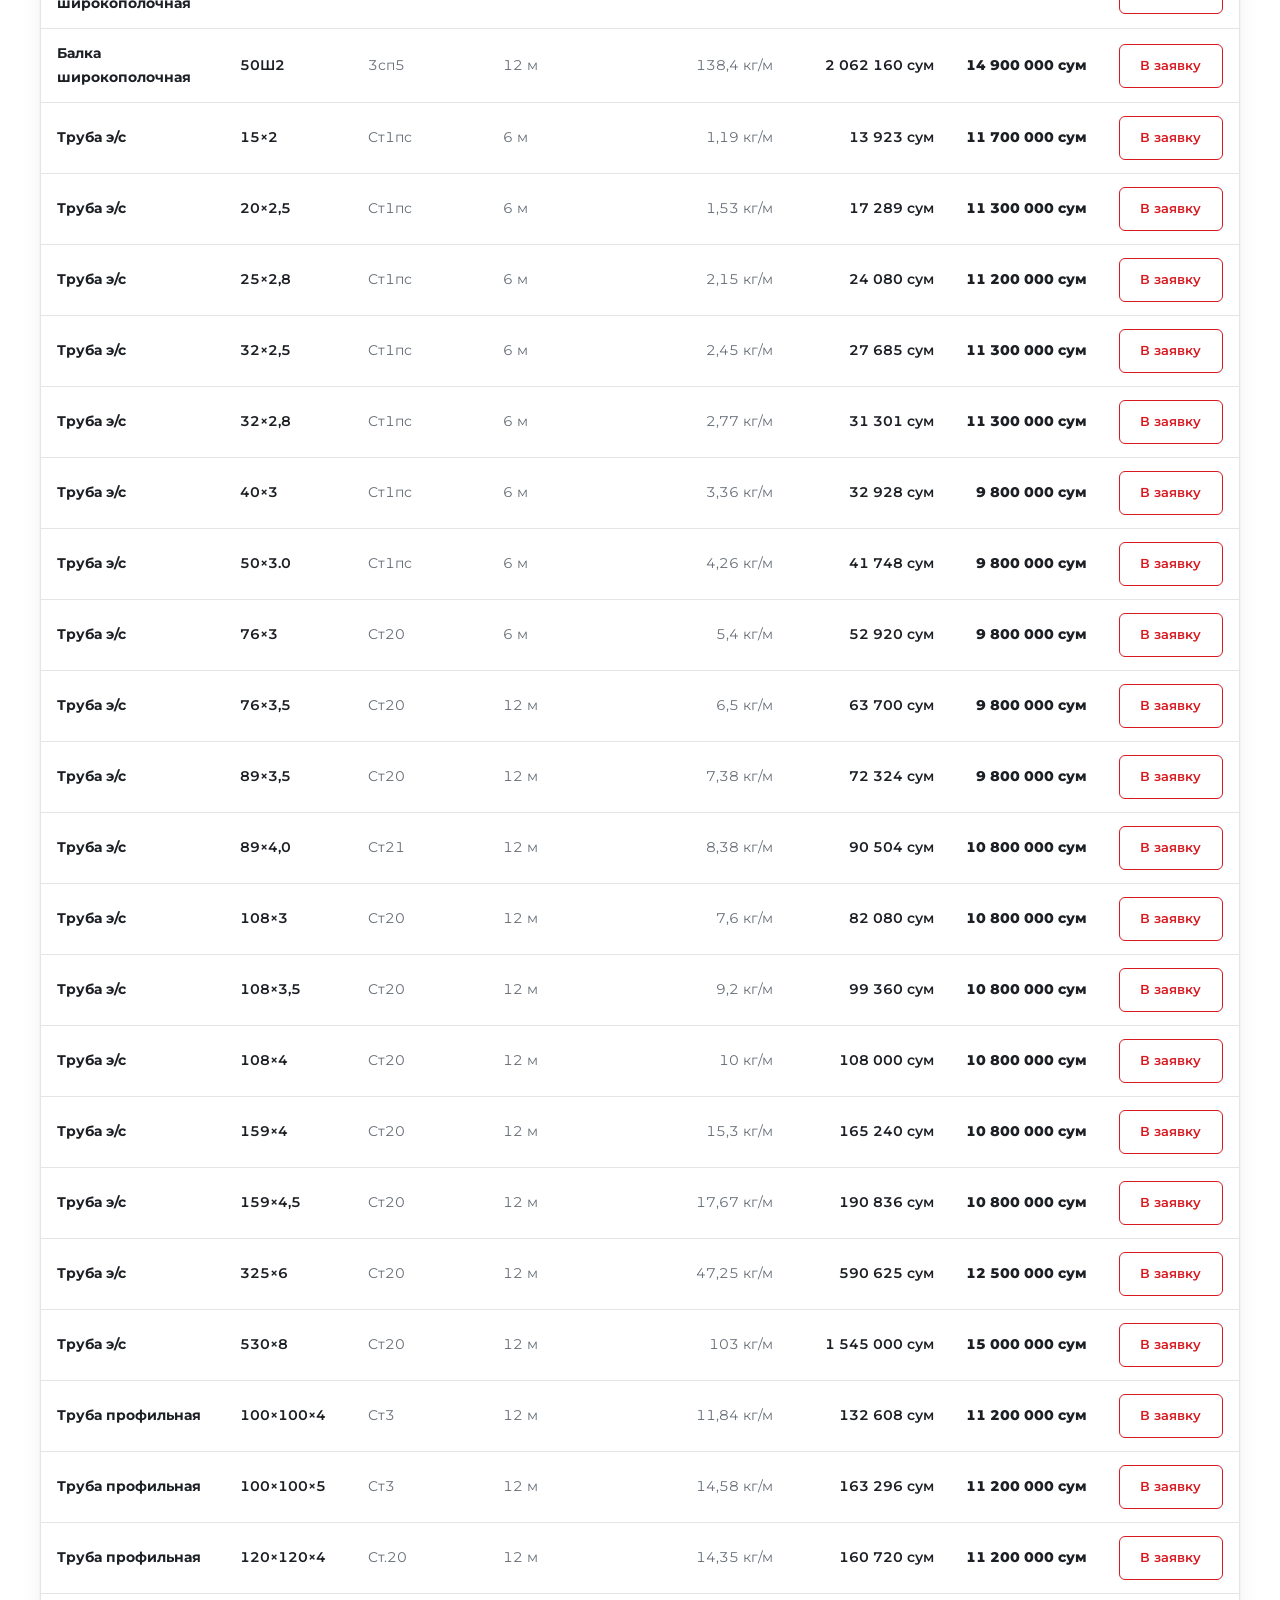
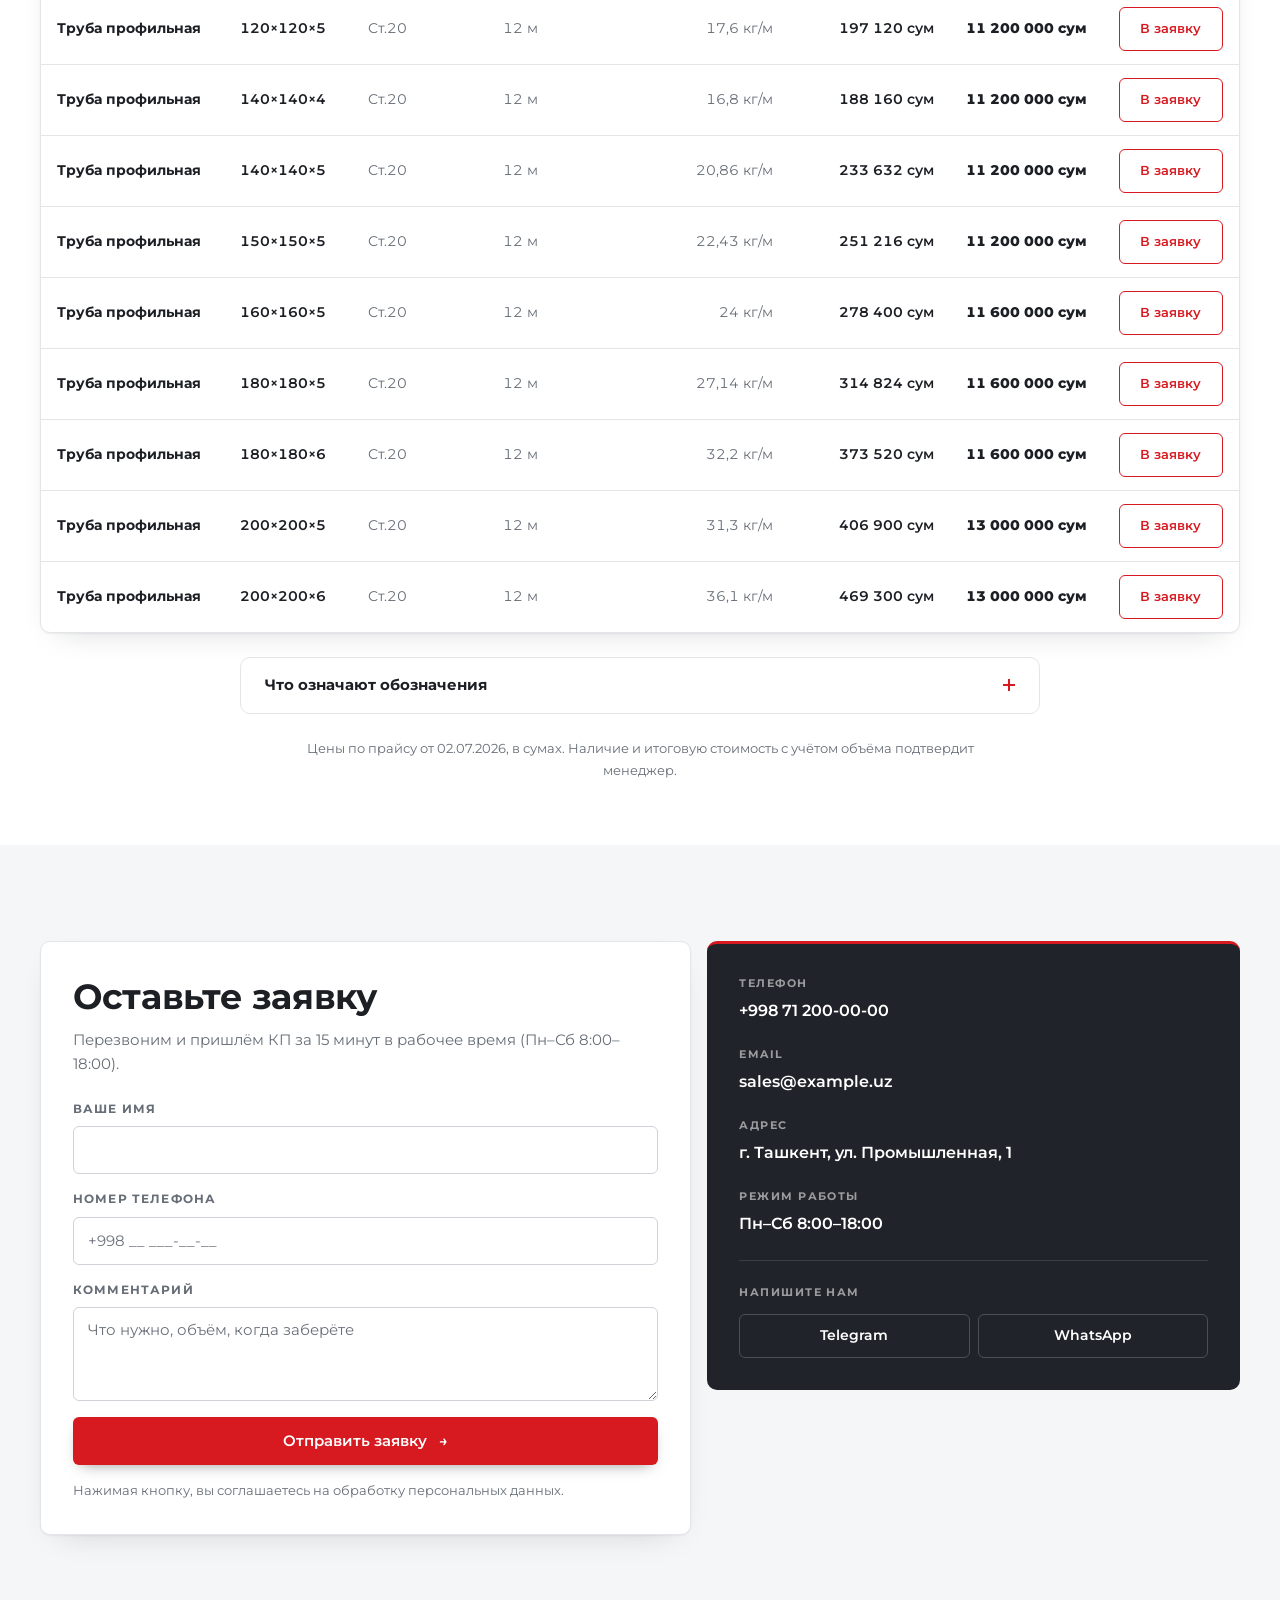
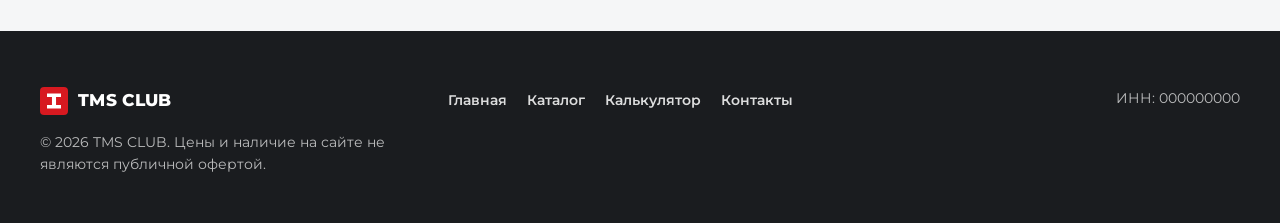
<file: catalog.html>
<!doctype html>
<html lang="ru">
<head>
<meta charset="utf-8">
<meta name="viewport" content="width=device-width, initial-scale=1">
<title>Каталог металлопроката — TMS CLUB</title>
<meta name="description" content="Каталог металлопроката TMS CLUB: 180 позиций с ценами за тонну и за метр или лист. Прайс от 02.07.2026.">
<meta name="theme-color" content="#d71920">
<meta property="og:type" content="website">
<meta property="og:title" content="TMS CLUB — металлопрокат в Ташкенте">
<meta property="og:description" content="Арматура, трубы, лист, балка, уголок со склада. Открытые цены за тонну и за метр или лист.">
<meta property="og:image" content="img/hero-3.jpg">
<meta name="color-scheme" content="light">

<link rel="preconnect" href="https://fonts.googleapis.com">
<link rel="preconnect" href="https://fonts.gstatic.com" crossorigin>
<link href="https://fonts.googleapis.com/css2?family=Montserrat:wght@400;500;600;700;800&display=swap" rel="stylesheet">
<link rel="icon" type="image/svg+xml" href="favicon.svg">
<link rel="stylesheet" href="styles.css?v=19">
</head>
<body class="page-catalog">
<a class="skip" href="#main" data-i18n="skip"></a>

<header class="header">
  <div class="topbar">
    <div class="wrap topbar__row">
      <a class="topbar__item" href="mailto:sales@example.uz"><svg viewBox="0 0 24 24" aria-hidden="true"><path d="M3 5h18v14H3zM3 5l9 7 9-7" fill="none" stroke="currentColor" stroke-width="1.8" stroke-linejoin="round"/></svg>sales@example.uz</a>
      <a class="topbar__item" href="tel:+998712000000"><svg viewBox="0 0 24 24" aria-hidden="true"><path d="M6.6 10.8a15 15 0 0 0 6.6 6.6l2.2-2.2c.3-.3.7-.4 1-.2 1.1.4 2.3.6 3.6.6.6 0 1 .4 1 1V20c0 .6-.4 1-1 1A17 17 0 0 1 3 4c0-.6.4-1 1-1h3.5c.6 0 1 .4 1 1 0 1.3.2 2.5.6 3.6.1.4 0 .7-.2 1l-2.3 2.2z"/></svg>+998 71 200-00-00</a>
      <span class="topbar__msgs">
        <a class="topbar__item" href="https://t.me/tmsclub" target="_blank" rel="noopener" aria-label="Telegram"><svg viewBox="0 0 24 24" aria-hidden="true"><path d="M21.9 4.6 18.7 19.4c-.2 1-.9 1.3-1.7.8l-4.8-3.5-2.3 2.2c-.3.3-.5.5-1 .5l.3-4.8 8.9-8c.4-.3-.1-.5-.6-.2L6.4 13.3 1.7 11.8c-1-.3-1-1 .2-1.5l18.4-7.1c.9-.3 1.6.2 1.6 1.4z"/></svg></a>
        <a class="topbar__item" href="https://wa.me/998712000000" target="_blank" rel="noopener" aria-label="WhatsApp"><svg viewBox="0 0 24 24" aria-hidden="true"><path d="M12 2a10 10 0 0 0-8.6 15.1L2 22l5-1.3A10 10 0 1 0 12 2zm0 18.2a8.2 8.2 0 0 1-4.2-1.2l-.3-.2-3 .8.8-2.9-.2-.3A8.2 8.2 0 1 1 12 20.2zm4.5-6.1c-.2-.1-1.5-.7-1.7-.8-.2-.1-.4-.1-.6.1l-.8 1c-.1.2-.3.2-.5.1a6.7 6.7 0 0 1-3.3-2.9c-.3-.4.2-.4.7-1.3.1-.2 0-.3 0-.5l-.8-1.8c-.2-.5-.4-.4-.6-.4h-.5a1 1 0 0 0-.7.3 3 3 0 0 0-.9 2.2 5.2 5.2 0 0 0 1.1 2.8 12 12 0 0 0 4.6 4c1.7.7 2.1.6 2.7.5a2.4 2.4 0 0 0 1.6-1.1 2 2 0 0 0 .1-1.1l-.4-.3z"/></svg></a>
      </span>
      <a class="btn btn--primary btn--xs topbar__price" href="tms-club-price.pdf" download="TMS-CLUB-price-2026-07-02.pdf"><span data-i18n="download_price"></span><svg viewBox="0 0 24 24" aria-hidden="true"><path d="M12 3v12m0 0 4-4m-4 4-4-4M4 17v3h16v-3" fill="none" stroke="currentColor" stroke-width="2" stroke-linecap="round" stroke-linejoin="round"/></svg></a>
      <div class="lang" role="group" data-i18n-aria="lang_aria">
        <button type="button" data-lang="ru">Русский</button><button type="button" data-lang="uz">O‘zbek</button>
      </div>
    </div>
  </div>
  <div class="brandbar">
    <div class="wrap brandbar__row">
      <a class="logo" href="index.html" aria-label="TMS CLUB">
        <svg class="logo__mark" viewBox="0 0 48 48" aria-hidden="true"><rect width="48" height="48" rx="7" fill="#fff"/><path d="M12 11h24v6h-8.5v14H36v6H12v-6h8.5V17H12z" fill="#d71920"/></svg><span translate="no">TMS CLUB</span>
      </a>
      <nav class="nav" id="nav" data-i18n-aria="nav_label">
        <a href="index.html" data-i18n="nav_home"></a>
        <a href="catalog.html" aria-current="page" data-i18n="nav_catalog"></a>
        <a href="index.html#calc" data-i18n="nav_calc"></a>
        <a href="index.html#pay" data-i18n="nav_pay"></a>
        <a href="#request" data-i18n="nav_contacts"></a>
        <a class="nav__req" href="#request"><span data-i18n="request_btn"></span><span class="badge cartCount" hidden>0</span></a>
        <div class="lang lang--nav" role="group" data-i18n-aria="lang_aria"><button type="button" data-lang="ru">Русский</button><button type="button" data-lang="uz">O‘zbek</button></div>
        <div class="nav__actions">
          <a class="btn btn--primary" href="tel:+998712000000"><svg viewBox="0 0 24 24" aria-hidden="true"><path d="M6.6 10.8a15 15 0 0 0 6.6 6.6l2.2-2.2c.3-.3.7-.4 1-.2 1.1.4 2.3.6 3.6.6.6 0 1 .4 1 1V20c0 .6-.4 1-1 1A17 17 0 0 1 3 4c0-.6.4-1 1-1h3.5c.6 0 1 .4 1 1 0 1.3.2 2.5.6 3.6.1.4 0 .7-.2 1l-2.3 2.2z"/></svg><span data-i18n="call"></span></a>
          <a class="btn btn--primary" href="catalog.html"><span class="bars" aria-hidden="true"></span><span data-i18n="nav_catalog"></span></a>
        </div>
      </nav>
      <a class="brandbar__req" href="#request"><span data-i18n="request_btn"></span><span class="badge cartCount" hidden>0</span></a>
      <button class="burger" id="burger" data-i18n-aria="menu_aria" aria-expanded="false" aria-controls="nav"><span></span></button>
    </div>
  </div>
</header>

<main id="main">
  <div class="wrap">
    <div class="print-head" aria-hidden="true">
      <div><b>TMS CLUB</b><span>Металлопрокат со склада в Ташкенте</span></div>
      <div><span>Прайс-лист от 02.07.2026 · цены в сумах</span><span>+998 71 200-00-00 · sales@example.uz</span></div>
    </div>
    <div class="pagehead">
      <div>
        <h1 id="catTitle"></h1>
        <nav class="crumbs" aria-label="Breadcrumb">
          <a href="index.html" data-i18n="crumb_home"></a><span aria-hidden="true">→</span>
          <a href="catalog.html" data-i18n="crumb_catalog"></a><span aria-hidden="true" id="crumbSep">→</span>
          <span id="crumbCat" aria-current="page"></span>
        </nav>
      </div>
      <a class="link-arrow link-arrow--pdf" href="tms-club-price.pdf" download="TMS-CLUB-price-2026-07-02.pdf"><b>PDF</b><span data-i18n="price_pdf"></span></a>
    </div>

    <!-- красная полоса категорий -->
    <div class="catbar-wrap"><button class="catbar-toggle" id="catbarToggle" type="button" aria-expanded="false" aria-controls="catbar"><span data-i18n="nav_catalog"></span><span class="bars" aria-hidden="true"></span></button><nav class="catbar" id="catbar" aria-label="Категории"></nav></div>

    <button class="filters-toggle" id="filtersToggle" type="button" aria-expanded="false" aria-controls="tools"><svg viewBox="0 0 24 24" aria-hidden="true"><path d="M3 5h18l-7 8v6l-4-2v-4z" fill="none" stroke="currentColor" stroke-width="1.8" stroke-linejoin="round"/></svg><span data-i18n="filters"></span><span class="filters-toggle__chev" aria-hidden="true">›</span></button>
    <div class="tools card" id="tools">
      <label class="tools__field"><span data-i18n="filter_type"></span>
        <select class="input" id="typeSel"></select>
      </label>
      <label class="tools__field tools__field--grow"><span data-i18n="search_aria"></span>
        <input class="input" id="search" type="search" name="q" autocomplete="off" data-i18n-ph="search_ph">
      </label>
      <label class="tools__field"><span data-i18n="sort_aria"></span>
        <select class="input" id="sort">
          <option value="def" data-i18n="sort_def"></option>
          <option value="name" data-i18n="sort_name"></option>
          <option value="price-asc" data-i18n="sort_asc"></option>
          <option value="price-desc" data-i18n="sort_desc"></option>
        </select>
      </label>
    </div>

    <p class="shown" id="shown" aria-live="polite"></p>

    <div class="table-wrap">
      <table class="table">
        <thead>
          <tr><th scope="col" data-i18n="th_name"></th><th scope="col" data-i18n="th_spec"></th><th scope="col" data-i18n="th_steel"></th><th scope="col" data-i18n="th_len"></th><th scope="col" class="num" data-i18n="th_weight"></th><th scope="col" class="num" data-i18n="th_unit"></th><th scope="col" class="num" data-i18n="th_price"></th><th><span class="sr" data-i18n="request_btn"></span></th></tr>
        </thead>
        <tbody id="rows"></tbody>
      </table>
      <div class="empty" id="empty" hidden>
        <p data-i18n="empty"></p>
        <button class="btn btn--outline btn--sm" id="reset" type="button" data-i18n="reset"></button>
        <button class="btn btn--primary btn--sm" id="searchAll" type="button" data-i18n="search_all" hidden></button>
      </div>
    </div>
    <details class="gloss"><summary data-i18n="gloss_h"></summary><p data-i18n="gloss"></p></details>
    <p class="disclaimer" data-i18n="disclaimer"></p>
  </div>

  <!-- ============ ЗАЯВКА (общая) ============ -->
  <section class="section section--grey" id="request">
    <div class="wrap request">
      <form class="card form" id="form" novalidate>
        <h2 data-i18n="req_h"></h2>
        <p class="section__sub" data-i18n="req_sub"></p>
        <div class="form__ok" id="formOk" role="status" tabindex="-1" hidden></div>
        <div class="picked" id="picked" hidden>
          <h3 class="h3" data-i18n="picked_h"></h3>
          <ul id="pickedList"></ul>
          <button class="link" id="pickedClear" type="button" data-i18n="clear"></button>
        </div>
        <div class="field">
          <label for="fName" data-i18n="f_name"></label>
          <input class="input" id="fName" name="name" autocomplete="name" aria-describedby="nameErr">
          <p class="err" id="nameErr" hidden></p>
        </div>
        <div class="field">
          <label for="fPhone" data-i18n="f_phone"></label>
          <input class="input" id="fPhone" name="phone" type="tel" inputmode="tel" autocomplete="tel" data-i18n-ph="phone_ph" aria-describedby="phoneErr">
          <p class="err" id="phoneErr" hidden></p>
        </div>
        <div class="field">
          <label for="fComment" data-i18n="f_comment"></label>
          <textarea class="input" id="fComment" name="comment" rows="3" data-i18n-ph="comment_ph"></textarea>
        </div>
        <button class="btn btn--primary btn--block btn--arrow" type="submit"><span data-i18n="send"></span><span aria-hidden="true">→</span></button>
        <p class="hint" data-i18n="consent"></p>
      </form>
      <div class="contacts">
        <div class="contacts__item"><div><span class="contacts__l" data-i18n="c_phone"></span><a href="tel:+998712000000">+998 71 200-00-00</a></div></div>
        <div class="contacts__item"><div><span class="contacts__l" data-i18n="c_email"></span><a href="mailto:sales@example.uz">sales@example.uz</a></div></div>
        <div class="contacts__item"><div><span class="contacts__l" data-i18n="c_addr"></span><span data-i18n="foot_addr"></span></div></div>
        <div class="contacts__item"><div><span class="contacts__l" data-i18n="c_hours"></span><span data-i18n="foot_hours"></span></div></div>
        <div class="contacts__social">
          <span class="contacts__l" data-i18n="social_h"></span>
          <div class="contacts__msgs">
            <a class="msg" href="https://t.me/tmsclub" target="_blank" rel="noopener">Telegram</a>
            <a class="msg" href="https://wa.me/998712000000" target="_blank" rel="noopener">WhatsApp</a>
          </div>
        </div>
      </div>
    </div>
  </section>
</main>

<footer class="footer">
  <div class="wrap footer__row">
    <div>
      <a class="logo logo--sm" href="index.html"><svg class="logo__mark" viewBox="0 0 48 48" aria-hidden="true"><rect width="48" height="48" rx="7" fill="#d71920"/><path d="M12 11h24v6h-8.5v14H36v6H12v-6h8.5V17H12z" fill="#fff"/></svg><span translate="no">TMS CLUB</span></a>
      <p>© <span id="year"></span> <span data-i18n="copy"></span></p>
    </div>
    <nav class="footer__nav" aria-label="Footer">
      <a href="index.html" data-i18n="nav_home"></a>
      <a href="catalog.html" data-i18n="nav_catalog"></a>
      <a href="index.html#calc" data-i18n="nav_calc"></a>
      <a href="#request" data-i18n="nav_contacts"></a>
    </nav>
    <p class="footer__inn" data-i18n="inn"></p>
  </div>
</footer>


<script src="i18n.js?v=19"></script>
<script src="data.js?v=19"></script>
<script src="app.js?v=19"></script>
</body>
</html>
</file>
<file: styles.css>
/* ============ TMS CLUB — классический каталог: белый фон, красный бренд-бар ============ */
:root {
  --red: #d71920;
  --red-dark: #b5131a;
  --red-tint: #fdeaea;
  --ink: #1a1c1f;            /* тёмные блоки: первый экран, подвал */
  --ink-2: #26292e;
  --text: #1c1f24;
  --muted: #666d76;
  --bg: #ffffff;
  --grey: #f5f6f7;
  --line: #e3e5e8;
  --line-2: #cfd3d8;
  --ok-bg: #e3f6ec; --ok-ink: #0f5c36;
  --radius: 10px;
  --radius-sm: 6px;
  --wrap: 1232px;
  --ease: cubic-bezier(.16, 1, .3, 1);
  --shadow: 0 1px 2px rgba(20,24,30,.05), 0 12px 32px -20px rgba(20,24,30,.25);
  /* отступы: шаг 8 px */
  --section: 96px;   /* сверху и снизу секции */
  --head: 40px;      /* заголовок секции → контент */
  --cols: 64px;      /* между колонками */
  --pad: 32px;       /* внутри карточек */
  --gap: 16px;       /* между карточками */
}
* { box-sizing: border-box; }
html { scroll-behavior: smooth; scroll-padding-top: 90px; accent-color: var(--red); }
body { margin: 0; background: var(--bg); color: var(--text); font: 15px/1.6 Montserrat, system-ui, sans-serif; -webkit-font-smoothing: antialiased; caret-color: var(--red); }
::selection { background: var(--red); color: #fff; }
* { scrollbar-width: thin; scrollbar-color: var(--line-2) transparent; }
h1, h2, h3 { font-weight: 700; letter-spacing: -.01em; text-wrap: balance; margin: 0; }
h1 { font-size: clamp(2rem, 4.6vw, 3.2rem); line-height: 1.15; }
h2 { font-size: clamp(1.6rem, 3vw, 2.2rem); line-height: 1.3; }
h3 { font-size: 1.05rem; line-height: 1.35; }
.h3 { font-size: 1.1rem; font-weight: 700; margin: 0 0 16px; }
p { margin: 0 0 1em; }
a { color: inherit; }
.wrap { width: min(var(--wrap), 100%); padding-inline: 16px; margin-inline: auto; }
:focus-visible { outline: 3px solid var(--red); outline-offset: 3px; border-radius: 4px; }
.sr { position: absolute; width: 1px; height: 1px; overflow: hidden; clip: rect(0 0 0 0); white-space: nowrap; }
.skip { position: absolute; left: 8px; top: -60px; z-index: 50; background: var(--red); color: #fff; padding: 10px 16px; border-radius: var(--radius-sm); font-weight: 700; }
.skip:focus { top: 8px; }
[hidden] { display: none !important; }

/* маленький красный ярлык-категория, как у референса */
.tag { display: inline-block; font-size: .7rem; font-weight: 700; letter-spacing: .14em; text-transform: uppercase; color: var(--red-dark); background: var(--red-tint); padding: 5px 9px; border-radius: 3px; margin-bottom: 16px; }

/* ============ шапка ============ */
.header { position: sticky; top: 0; z-index: 20; box-shadow: 0 2px 12px rgba(0,0,0,.08); }
.topbar { background: #fff; border-bottom: 1px solid var(--line); font-size: .82rem; }
.topbar__row { display: flex; align-items: center; gap: 18px; padding-block: 4px; }
.topbar__item { display: inline-flex; align-items: center; gap: 8px; text-decoration: none; font-weight: 600; color: var(--text); min-height: 44px; padding: 0 2px; }
.topbar__item svg { width: 18px; height: 18px; fill: currentColor; color: var(--red); }
.topbar__item:hover { color: var(--red); }
.topbar__msgs { display: inline-flex; gap: 4px; }
.topbar__msgs .topbar__item { min-width: 44px; justify-content: center; }
.topbar__price { margin-left: auto; }
.btn--xs { min-height: 32px; padding: 0 14px; font-size: .78rem; gap: 8px; }
.btn--xs svg { width: 16px; height: 16px; }
.lang { display: inline-flex; gap: 2px; padding: 3px; border: 1px solid var(--line); border-radius: var(--radius-sm); }
.lang button { min-height: 36px; padding: 0 12px; border: 0; border-radius: 4px; background: transparent; font: 600 .78rem Montserrat, sans-serif; color: var(--muted); cursor: pointer; }
.lang button[aria-pressed="true"] { background: var(--text); color: #fff; }
.brandbar { background: var(--red); color: #fff; }
.brandbar__row { display: flex; align-items: center; gap: 28px; padding-block: 12px; }
.logo { display: inline-flex; align-items: center; gap: 10px; min-height: 44px; font-size: 1.25rem; font-weight: 800; letter-spacing: .02em; text-decoration: none; color: inherit; flex: none; }
.logo__mark { width: 34px; height: 34px; display: block; }
.logo--sm { font-size: 1.05rem; margin-bottom: 8px; }
.logo--sm .logo__mark { width: 28px; height: 28px; }
.nav { display: flex; gap: 4px; margin-left: auto; }
.nav a { display: inline-flex; align-items: center; min-height: 44px; padding: 0 12px; border-radius: var(--radius-sm); text-decoration: none; font-weight: 600; font-size: .86rem; color: rgba(255,255,255,.9); transition: background .2s var(--ease); }
.nav a:hover { background: rgba(255,255,255,.12); color: #fff; }
.nav a[aria-current="page"] { background: rgba(0,0,0,.18); color: #fff; }
.nav .nav__req, .nav .nav__actions { display: none; }
.brandbar__req { display: inline-flex; align-items: center; min-height: 44px; padding: 0 16px; border-radius: var(--radius-sm); background: #fff; color: var(--red); font-weight: 700; font-size: .86rem; text-decoration: none; transition: background .2s var(--ease); }
.brandbar__req:hover { background: var(--red-tint); }
.badge { display: inline-grid; place-items: center; min-width: 20px; height: 20px; padding: 0 6px; margin-left: 8px; border-radius: 10px; background: var(--red); color: #fff; font-size: .72rem; font-weight: 800; }
.brandbar__req .badge { background: var(--red); color: #fff; }
.burger { display: none; width: 44px; height: 44px; background: none; border: 0; cursor: pointer; position: relative; flex: none; }
.burger span, .burger span::before, .burger span::after { content: ""; position: absolute; left: 10px; width: 24px; height: 2px; background: #fff; transition: transform .25s var(--ease); }
.burger span { top: 21px; } .burger span::before { top: -7px; left: 0; } .burger span::after { top: 7px; left: 0; }
.burger[aria-expanded="true"] span { background: transparent; }
.burger[aria-expanded="true"] span::before { transform: translateY(7px) rotate(45deg); }
.burger[aria-expanded="true"] span::after { transform: translateY(-7px) rotate(-45deg); }

/* ============ кнопки ============ */
.btn, .add, .link, .link-arrow, .lang button, .nav a, .brandbar__req, .topbar__item { line-height: 1.3; }
.btn { display: inline-flex; align-items: center; justify-content: center; gap: 8px; min-height: 48px; padding: 0 24px; border-radius: var(--radius-sm); font: 600 .92rem Montserrat, sans-serif; text-decoration: none; cursor: pointer; border: 1.5px solid transparent; transition: background .2s var(--ease), color .2s var(--ease), border-color .2s var(--ease), transform .15s var(--ease), box-shadow .2s var(--ease); white-space: nowrap; }
.btn:active { transform: translateY(1px); }
.btn--sm { min-height: 42px; padding: 0 18px; font-size: .86rem; }
.btn--primary { background: var(--red); color: #fff; box-shadow: 0 6px 16px -8px rgba(0,0,0,.5); }
.btn--primary:hover { background: var(--red-dark); }
.btn--white { background: transparent; color: #fff; border-color: rgba(255,255,255,.6); }
.btn--white:hover { background: rgba(255,255,255,.08); border-color: #fff; }
.btn--outline { border-color: var(--line-2); color: var(--text); background: #fff; }
.btn--outline:hover { border-color: var(--text); }
.btn--block { width: 100%; }
.btn:disabled { opacity: .45; cursor: not-allowed; box-shadow: none; }
.link { background: none; border: 0; color: var(--red); cursor: pointer; font: 600 .9rem Montserrat, sans-serif; min-height: 44px; padding: 8px 0; text-decoration: underline; text-underline-offset: 3px; }
.link-arrow { display: inline-flex; align-items: center; gap: 8px; min-height: 44px; color: var(--red); font-weight: 700; font-size: .9rem; text-decoration: none; background: none; border: 0; cursor: pointer; font-family: inherit; padding: 8px 0; }
.link-arrow::after { content: "→"; transition: transform .2s var(--ease); }
.link-arrow:hover::after { transform: translateX(4px); }
.link-arrow--pdf b { display: inline-grid; place-items: center; background: var(--red); color: #fff; font-size: .75rem; letter-spacing: .06em; padding: 3px 6px; border-radius: 3px; }
.link-arrow--pdf::after { content: none; }

/* ============ первый экран: графит, балка на листах, кинематографичное появление ============ */
.hero {
  --graphite: #111315; --steel: #202428; --silver: #b8bec4; --white: #f5f6f7;
  --ease-out: cubic-bezier(.22, 1, .36, 1);
  --px: 0; --py: 0;               /* положение курсора, -1…1, задаёт app.js */
  position: relative; display: grid; align-items: center; min-height: max(600px, calc(100svh - 120px));
  padding: 72px 0; background: var(--graphite); color: var(--white); overflow: hidden; isolation: isolate;
}
.hero__scene { position: absolute; inset: -24px; z-index: -1; pointer-events: none; background: var(--graphite); transform: translate3d(calc(var(--px) * -12px), calc(var(--py) * -8px), 0); }
.hero__drift { position: absolute; inset: 0; animation: heroDrift 26s ease-in-out 2.4s infinite alternate; }
.hero__media { position: absolute; inset: 0 0 0 8%; }   /* кадр сдвинут вправо: слева остаётся чистая тьма под текст */
.hero__media img { position: absolute; inset: 0; width: 100%; height: 100%; object-fit: cover; object-position: 100% 50%; animation: heroSurface 1.8s var(--ease-out) .2s both; }
/* узкая полоса света проходит по стали: на тёмном почти не видна, на металле даёт блик */
.hero__sweep { position: absolute; top: 0; bottom: 0; left: 0; width: 42%; background: linear-gradient(100deg, transparent 0%, rgba(255,255,255,.55) 50%, transparent 100%); mix-blend-mode: overlay; opacity: 0; transform: translateX(-80%) skewX(-14deg); animation: heroSweep 2.6s ease-in-out .35s both, heroSweepLoop 14s ease-in-out 9s infinite; }
.hero__glow { position: absolute; left: 50%; top: 50%; width: 70vmax; height: 70vmax; margin: -35vmax 0 0 -35vmax; background: radial-gradient(closest-side, rgba(220,226,232,.10), transparent); mix-blend-mode: screen; transform: translate3d(calc(var(--px) * 26vw), calc(var(--py) * 22vh), 0); opacity: 0; transition: opacity 1s ease; }
.hero:hover .hero__glow { opacity: 1; }
.hero__veil { position: absolute; inset: 0; background:
  linear-gradient(90deg, var(--graphite) 0%, rgba(17,19,21,.86) 30%, rgba(17,19,21,.35) 52%, rgba(17,19,21,0) 70%),
  linear-gradient(0deg, rgba(17,19,21,.8) 0%, rgba(17,19,21,0) 26%),
  linear-gradient(180deg, rgba(17,19,21,.5) 0%, rgba(17,19,21,0) 18%); }

.hero__inner { position: relative; }
.hero__text { max-width: 680px; }
.hero__title { margin: 0 0 24px; font-size: clamp(2.75rem, 5.4vw, 4.5rem); font-weight: 800; line-height: 1.02; letter-spacing: -.035em; color: var(--white); text-wrap: initial; }
.hero__line { display: block; overflow: hidden; padding-bottom: .08em; margin-bottom: -.08em; }
.hero__line > span { display: inline-block; animation: heroLine 1s var(--ease-out) both; }
.hero__line:nth-child(1) > span { animation-delay: 1s; }
.hero__line:nth-child(2) > span { animation-delay: 1.12s; }
.hero__line:nth-child(3) > span { animation-delay: 1.24s; }
.hero__lead { margin: 0 0 40px; max-width: 46ch; font-size: clamp(1rem, 1.25vw, 1.125rem); line-height: 1.65; color: var(--silver); animation: heroUp .8s var(--ease-out) 1.5s both; }
.hero__cta { display: flex; flex-wrap: wrap; gap: 12px; }
.hero__cta .btn { min-height: 56px; padding: 0 28px; font-size: .95rem; }
.hero__cta > :nth-child(1) { animation: heroUp .8s var(--ease-out) 1.65s both; }
.hero__cta > :nth-child(2) { animation: heroUp .8s var(--ease-out) 1.75s both; }
.hero__btn { position: relative; overflow: hidden; isolation: isolate; }
.hero__btn::after { content: ""; position: absolute; inset: 0; z-index: -1; background: linear-gradient(110deg, transparent 30%, rgba(255,255,255,.32) 50%, transparent 70%); transform: translateX(-120%); }
.btn--ghost { background: rgba(245,246,247,.03); color: var(--white); border-color: rgba(245,246,247,.28); }
.hero__arr { display: inline-block; transition: transform .25s var(--ease-out); }
@media (hover: hover) and (pointer: fine) {
  .hero__btn:hover { box-shadow: 0 12px 32px -12px rgba(215,25,32,.75); }
  .hero__btn:hover::after { transform: translateX(120%); transition: transform .8s var(--ease-out); }
  .btn--ghost:hover { background: rgba(245,246,247,.07); border-color: rgba(245,246,247,.6); }
  .btn--ghost:hover .hero__arr { transform: translateX(4px); }
}
@media (hover: none), (pointer: coarse) { .hero__glow { display: none; } }
/* после вступления смена языка показывает текст сразу; вне экрана фон стоит */
.hero--done .hero__line > span, .hero--done .hero__lead, .hero--done .hero__cta > * { animation: none; }
.hero--paused .hero__drift, .hero--paused .hero__sweep { animation-play-state: paused; }


@keyframes heroSurface { from { opacity: 0; transform: scale(1.08) translate3d(3%, 0, 0); } 40% { opacity: .55; } to { opacity: 1; transform: none; } }
@keyframes heroSweep { 0% { opacity: 0; transform: translateX(-80%) skewX(-14deg); } 25% { opacity: 1; } 100% { opacity: 0; transform: translateX(260%) skewX(-14deg); } }
@keyframes heroSweepLoop { 0% { opacity: 0; transform: translateX(-80%) skewX(-14deg); } 6% { opacity: .7; } 32%, 100% { opacity: 0; transform: translateX(260%) skewX(-14deg); } }
@keyframes heroDrift { from { transform: none; } to { transform: scale(1.04) translate3d(-1%, -.6%, 0); } }
@keyframes heroLine { from { opacity: 0; transform: translateY(105%); } to { opacity: 1; transform: none; } }
@keyframes heroUp { from { opacity: 0; transform: translateY(16px); } to { opacity: 1; transform: none; } }

/* планшет: текст уже, вуаль плотнее, балка уходит вправо */
@media (max-width: 1100px) {
  .hero { min-height: max(560px, calc(100svh - 120px)); padding: 80px 0; }
  .hero__text { max-width: 560px; }
  .hero__media { left: 0; }
  .hero__media img { object-position: 78% 50%; }
  .hero__veil { background:
    linear-gradient(90deg, var(--graphite) 0%, rgba(17,19,21,.9) 38%, rgba(17,19,21,.45) 64%, rgba(17,19,21,.1) 100%),
    linear-gradient(0deg, rgba(17,19,21,.8) 0%, rgba(17,19,21,0) 26%); }
}
/* вертикальные экраны (телефон, планшет стоя): текст сверху, балка с листами внизу */
@media (max-width: 767px), (max-width: 1100px) and (orientation: portrait) {
  .hero { --tail: clamp(270px, 64vw, 480px); align-items: start; min-height: 0; padding: 56px 0 calc(var(--tail) + 48px); }
  .hero__scene { inset: 0; transform: none; }
  /* кадр занимает низ первого экрана и растворяется кверху в графите */
  .hero__media { inset: auto 0 0 0; height: calc(var(--tail) + 96px); -webkit-mask-image: linear-gradient(180deg, transparent 0, #000 26%); mask-image: linear-gradient(180deg, transparent 0, #000 26%); }
  .hero__media img { object-position: 30% 12%; }
  .hero__sweep { width: 70%; animation: heroSweep 2.6s ease-in-out .35s both; }
  .hero__drift { animation-duration: 32s; }
  .hero__veil { background: linear-gradient(0deg, rgba(17,19,21,.55) 0%, rgba(17,19,21,0) 22%); }
}
/* телефон: крупные кнопки на всю ширину, короткие строки */
@media (max-width: 767px) {
  .hero { padding-top: 40px; }
  .hero__title { margin-bottom: 20px; font-size: clamp(2.5rem, 12.4vw, 3.4rem); line-height: 1.04; }
  .hero__lead { margin-bottom: 32px; }
  .hero__cta { flex-direction: column; }
  .hero__cta .btn { width: 100%; min-height: 54px; }
}

/* ============ секции ============ */
.section { padding: var(--section) 0; }
.section--grey { background: var(--grey); }
.section__head { display: flex; align-items: flex-end; justify-content: space-between; gap: 24px; margin-bottom: var(--head); }
.section__sub { color: var(--muted); margin: 8px 0 0; max-width: 58ch; }
.section__sub--tight { margin: 8px 0 0; }
.card { background: #fff; border: 1px solid var(--line); border-radius: var(--radius); padding: var(--pad); box-shadow: var(--shadow); }

/* каталог категорий на главной */
.catgrid { list-style: none; margin: 0; padding: 0; display: grid; grid-template-columns: repeat(3, 1fr); grid-auto-rows: 1fr; gap: var(--gap); }
.catgrid li { display: grid; }
.catgrid li > .catcard { height: 100%; box-sizing: border-box; }
.catcard { display: flex; flex-direction: column; gap: 8px; min-height: 200px; padding: 24px; background: #fff; border: 1px solid var(--line); border-radius: var(--radius); text-decoration: none; color: var(--text); box-shadow: var(--shadow); transition: transform .3s var(--ease), box-shadow .3s var(--ease), border-color .2s var(--ease); }
.catcard:hover { transform: translateY(-4px); box-shadow: 0 1px 2px rgba(20,24,30,.05), 0 24px 40px -24px rgba(20,24,30,.35); border-color: var(--line-2); }
.catcard__top { display: flex; justify-content: space-between; align-items: center; gap: 10px; }
.catcard__top .catcard__kind { min-width: 0; }
.catcard__arr { flex: none; }
.catcard__arr { color: var(--line-2); font-size: 1.1rem; line-height: 1; transition: color .2s var(--ease), transform .2s var(--ease); }
.catcard:hover .catcard__arr { color: var(--red); transform: translate(2px, -2px); }
.catcard svg { width: 56px; height: 56px; color: var(--red); fill: none; stroke: currentColor; stroke-width: 1.6; stroke-linecap: round; stroke-linejoin: round; margin: auto 0; }
.catcard__kind { font-size: .66rem; font-weight: 700; letter-spacing: .14em; text-transform: uppercase; color: var(--muted); }
.catcard__name { font-size: 1.15rem; font-weight: 700; }
.catcard__meta { font-size: .82rem; color: var(--muted); display: grid; gap: 2px; }
.catcard--all { background: var(--red); color: #fff; border-color: var(--red); justify-content: flex-end; gap: 8px; }
.catcard--all .catcard__big { font-size: 1.35rem; }
.catcard--all .catcard__btn { min-height: 44px; margin-top: 8px; }
.catcard--all .catcard__kind { color: rgba(255,255,255,.75); margin-bottom: auto; }
.catcard--all .catcard__meta { color: rgba(255,255,255,.8); }
.catcard--all:hover { background: var(--red-dark); border-color: var(--red-dark); }
.catcard__big { font-size: 1.6rem; font-weight: 800; line-height: 1.1; }
.catcard__btn { display: inline-flex; align-items: center; align-self: flex-start; min-height: 44px; padding: 0 24px; margin-top: 8px; border: 1.5px solid rgba(255,255,255,.7); color: #fff; border-radius: var(--radius-sm); font-weight: 700; font-size: .9rem; transition: background .2s var(--ease), border-color .2s var(--ease); }
.catcard--all:hover .catcard__btn { background: rgba(255,255,255,.12); border-color: #fff; }

/* списки / шаги */
.split { display: grid; grid-template-columns: 1fr 1fr; gap: var(--cols); align-items: start; }
.list { padding: 0; list-style: none; display: grid; margin: 24px 0 0; }
.list li { padding: 16px 0; border-top: 1px solid var(--line); color: var(--muted); }
.list li:last-child { border-bottom: 1px solid var(--line); }
.list b { color: var(--text); }
.steps { margin: 0; padding: 0; list-style: none; counter-reset: s; display: grid; }
.steps li { counter-increment: s; display: flex; gap: 16px; align-items: baseline; padding: 16px 0; border-top: 1px solid var(--line); font-weight: 600; font-size: .95rem; }
.steps li::before { content: counter(s) "."; flex: none; width: 24px; color: var(--red); font-weight: 800; font-variant-numeric: tabular-nums; }
.steps li:last-child { padding-bottom: 0; }

/* ============ формы ============ */
.input { width: 100%; min-height: 48px; padding: 10px 14px; background: #fff; color: var(--text); border: 1px solid var(--line-2); border-radius: var(--radius-sm); font: inherit; transition: border-color .2s var(--ease), box-shadow .2s var(--ease); }
.input::placeholder { color: #6b717a; }
.input:hover { border-color: #aab0b8; }
.input:focus { border-color: var(--red); box-shadow: 0 0 0 3px rgba(215,25,32,.14); outline: none; }
.input[aria-invalid="true"] { border-color: var(--red); }
select.input { padding-right: 36px; cursor: pointer; }
textarea.input { resize: vertical; }
.field, .calc__form label, .tools__field { display: grid; gap: 8px; align-content: start; }
.field label, .calc__form label > span, .tools__field > span { font-size: .72rem; font-weight: 700; letter-spacing: .1em; text-transform: uppercase; color: var(--muted); }
.form { display: grid; gap: 16px; }
.form .section__sub { margin: -8px 0 8px; }
.err { margin: 0; color: var(--red); font-size: .84rem; font-weight: 600; }
.form__ok { margin: 0; padding: 16px 24px; border-radius: var(--radius-sm); background: var(--ok-bg); color: var(--ok-ink); }
.form__ok b { display: block; font-size: 1.1rem; margin-bottom: 8px; }
.form__ok p { margin: 0 0 8px; }
.form__ok ul { margin: 0 0 16px; padding-left: 1.2em; }
.form__ok .btn { background: #fff; }
.form.is-sent .field, .form.is-sent .picked, .form.is-sent .btn--block, .form.is-sent .hint { display: none; }
.calc__src { display: block; font-size: .78rem; font-weight: 500; letter-spacing: 0; text-transform: none; color: var(--muted); min-height: 1.2em; }
.hint { color: var(--muted); font-size: .8rem; margin: 0; }

/* калькулятор */
.calc { display: grid; grid-template-columns: .8fr 1.2fr; gap: var(--cols); align-items: start; }
.calc__form { display: grid; gap: 16px; }
.calc__fields { display: grid; grid-auto-flow: column; grid-auto-columns: minmax(0, 1fr); gap: 16px; }
.calc__two { display: grid; grid-template-columns: 1fr 1fr; gap: 16px; }
.calc__fields label, .calc__two label { min-width: 0; }
.calc__result { display: grid; grid-template-columns: 1fr 1fr; gap: 16px; }
.calc__result div { background: var(--grey); border-radius: var(--radius-sm); padding: 16px; min-width: 0; }
.calc__result span { display: block; color: var(--muted); font-size: .7rem; text-transform: uppercase; letter-spacing: .1em; font-weight: 700; }
.calc__result b { display: block; font-size: 1.5rem; font-weight: 800; color: var(--red); overflow-wrap: anywhere; font-variant-numeric: tabular-nums; }

/* заявка + контакты (тёмная секция, как у референса) */
.section--dark { background: var(--ink); color: #fff; }
.section--dark .tag { background: rgba(215,25,32,.18); color: #ff6b72; }
.section--dark .section__sub { color: rgba(255,255,255,.7); }
.section--dark .field label { color: rgba(255,255,255,.6); }
.section--dark .input { background: transparent; color: #fff; border: 0; border-bottom: 1px solid rgba(255,255,255,.3); border-radius: 0; padding-left: 0; padding-right: 0; }
.section--dark .input::placeholder { color: rgba(255,255,255,.45); }
.section--dark .input:hover { border-color: rgba(255,255,255,.55); }
.section--dark .input:focus { border-color: var(--red); box-shadow: 0 1px 0 var(--red); }
.section--dark .input[aria-invalid="true"] { border-color: #ff6b72; }
.section--dark .err { color: #ff8a8f; }
.section--dark .hint { color: rgba(255,255,255,.5); }
.section--dark .picked { background: rgba(255,255,255,.06); }
.section--dark .picked li { border-color: rgba(255,255,255,.12); }
.section--dark .picked li button { color: rgba(255,255,255,.6); }
.section--dark .link { color: #ff6b72; }
.section--dark :focus-visible { outline-color: #ff6b72; }
.btn--arrow { gap: 12px; }
.contacts { display: grid; gap: 24px; padding: var(--pad); color: #fff; background: #202329; border-radius: var(--radius); border-top: 3px solid var(--red); align-self: start; }
.contacts__item { font-weight: 600; font-size: 1.02rem; }
.contacts__item > div { display: grid; gap: 4px; }
.contacts__l { font-size: .66rem; font-weight: 700; letter-spacing: .14em; text-transform: uppercase; color: rgba(255,255,255,.55); }
.contacts__item a { text-decoration: none; color: #fff; }
.contacts__item a:hover { color: #ff6b72; }
.contacts__social { padding-top: 24px; border-top: 1px solid rgba(255,255,255,.12); display: grid; gap: 12px; }
.contacts__msgs { display: flex; gap: 8px; }
.contacts .msg { flex: 1; min-height: 44px; padding: 0 16px; justify-content: center; border-color: rgba(255,255,255,.2); color: #fff; }
.contacts .msg svg { fill: #fff; }
.contacts .msg:hover { background: rgba(255,255,255,.08); border-color: rgba(255,255,255,.5); }
/* старые правила контактов ниже перекрыты */
.request { display: grid; grid-template-columns: 1.1fr .9fr; gap: var(--gap); align-items: start; }
.picked { background: var(--grey); border-radius: var(--radius-sm); padding: 16px 24px; }
.picked ul { list-style: none; margin: 0 0 4px; padding: 0; }
.picked li { display: flex; justify-content: space-between; align-items: center; gap: 12px; padding: 4px 0; border-bottom: 1px solid var(--line); font-size: .92rem; }
.picked li button { flex: none; min-width: 44px; min-height: 44px; border: 0; background: none; color: var(--muted); cursor: pointer; font-size: 1.3rem; line-height: 1; border-radius: var(--radius-sm); }
.picked li button:hover { color: var(--red); }
.msg { display: inline-flex; align-items: center; gap: 8px; min-height: 44px; padding: 0 16px 0 12px; border: 1px solid var(--line-2); border-radius: var(--radius-sm); text-decoration: none; font-weight: 600; font-size: .9rem; transition: border-color .2s var(--ease), background .2s var(--ease); }
.msg svg { width: 20px; height: 20px; fill: var(--red); }
.msg:hover { border-color: var(--text); background: var(--grey); }

/* ============ подвал ============ */
.footer { background: var(--ink); color: rgba(255,255,255,.7); padding: 48px 0; font-size: .86rem; }
.footer__row { display: grid; grid-template-columns: 1.2fr 1.6fr .8fr; gap: 24px; align-items: start; }
.footer .logo { color: #fff; }
.footer p { margin: 0; }
.footer__nav { display: flex; flex-wrap: wrap; gap: 0 20px; }
.footer__nav a { display: inline-block; padding: 10px 0; text-decoration: none; font-weight: 600; color: rgba(255,255,255,.85); }
.footer__nav a:hover { color: #fff; }
.footer__inn { text-align: right; padding-top: 8px; }

/* ============ страница каталога ============ */
.page-catalog main > .wrap { padding-top: 40px; }
.pagehead { display: flex; align-items: flex-end; justify-content: space-between; gap: 24px; margin-bottom: 24px; }
.crumbs { display: flex; flex-wrap: wrap; gap: 8px; font-size: .82rem; color: var(--muted); margin-top: 8px; }
.crumbs a { text-decoration: none; display: inline-block; padding: 10px 0; }
.crumbs a:hover { color: var(--red); }
.crumbs [aria-current] { color: var(--text); font-weight: 600; }
.catbar-wrap { position: relative; margin-bottom: 16px; }
.catbar-toggle, .filters-toggle { display: none; }
.catbar { display: flex; gap: 2px; background: var(--red); border-radius: var(--radius-sm); padding: 4px; margin-bottom: 0; overflow-x: auto; scrollbar-width: none; scroll-behavior: smooth; }
.catbar::-webkit-scrollbar { display: none; }
.catbar a { flex: none; display: inline-flex; align-items: center; min-height: 44px; padding: 0 18px; border-radius: 5px; color: #fff; text-decoration: none; font-weight: 600; font-size: .88rem; transition: background .2s var(--ease); }
.catbar a:hover { background: rgba(255,255,255,.14); }
.catbar a[aria-current="page"] { background: #fff; color: var(--red); }
.tools { display: grid; grid-template-columns: 240px 1fr 220px; gap: 16px; padding: 16px; margin-bottom: 16px; }
.shown { color: var(--muted); font-size: .84rem; margin: 0 0 8px; }
.table-wrap { border: 1px solid var(--line); border-radius: var(--radius); overflow: hidden; overflow-x: auto; background: #fff; box-shadow: var(--shadow); }
.table { width: 100%; border-collapse: collapse; font-variant-numeric: tabular-nums; font-size: .9rem; }
.table th { text-align: left; white-space: nowrap; font-size: .7rem; text-transform: uppercase; letter-spacing: .1em; color: var(--text); padding: 14px 16px; background: var(--grey); font-weight: 700; border-bottom: 1px solid var(--line); }
.table td { padding: 13px 16px; border-top: 1px solid var(--line); vertical-align: middle; }
.table .num { text-align: right; white-space: nowrap; }
.table td.pt { font-weight: 800; }
.table td.spec { white-space: nowrap; font-weight: 600; }
.table td.steel, .table td.len, .table td.w { color: var(--muted); }
.table td.pu { font-weight: 600; }
.table tbody tr:hover { background: #fafbfc; }
.add { min-height: 44px; min-width: 104px; padding: 0 14px; border-radius: var(--radius-sm); border: 1.5px solid var(--red); background: transparent; color: var(--red); font: 600 .8rem Montserrat, sans-serif; cursor: pointer; white-space: nowrap; transition: background .2s var(--ease), color .2s var(--ease); }
.add:hover, .add[aria-pressed="true"] { background: var(--red); color: #fff; }
.empty { padding: 40px 20px; text-align: center; color: var(--muted); }
.empty p { margin: 0 0 14px; max-width: 46ch; margin-inline: auto; }
.gloss { max-width: 80ch; margin: 24px auto 0; border: 1px solid var(--line); border-radius: var(--radius); background: #fff; }
.gloss summary { cursor: pointer; padding: 16px 24px; font-weight: 700; font-size: .92rem; list-style: none; position: relative; padding-right: 44px; }
.gloss summary::-webkit-details-marker { display: none; }
.gloss summary::after { content: ""; position: absolute; right: 24px; top: 50%; width: 12px; height: 12px; translate: 0 -50%; background: linear-gradient(var(--red), var(--red)) center/12px 2px no-repeat, linear-gradient(var(--red), var(--red)) center/2px 12px no-repeat; transition: transform .3s var(--ease); }
.gloss[open] summary::after { transform: rotate(45deg); }
.gloss p { margin: 0; padding: 0 24px 16px; color: var(--muted); font-size: .9rem; line-height: 1.7; }
.lang--nav { display: none; }
.disclaimer { color: var(--muted); font-size: .84rem; text-align: center; max-width: 80ch; margin: 24px auto 64px; }


/* ============ responsive ============ */
@media (max-width: 1100px) {
  :root { --section: 80px; --cols: 48px; }
  .topbar__msgs { display: none; }
  .topbar__row { gap: 14px; }
  .topbar__item { white-space: nowrap; }
  .table { font-size: .82rem; }
  .table th, .table td { padding: 10px 8px; }
  .add { min-width: 0; padding: 0 12px; font-size: .78rem; }
  .nav { display: none; position: absolute; top: 100%; left: 0; right: 0; flex-direction: column; gap: 0; background: var(--red); padding: 4px 16px 12px; box-shadow: 0 16px 24px -12px rgba(0,0,0,.3); }
  .nav.is-open { display: flex; }
  .nav a { padding: 14px 8px; font-size: 1rem; border-radius: 0; border-bottom: 1px solid rgba(255,255,255,.15); }
  .burger { display: block; }
  .brandbar__req { margin-left: auto; }
  .catgrid { grid-template-columns: 1fr 1fr; }
  .tools { grid-template-columns: 1fr 1fr; }
  .tools__field--grow { grid-column: 1 / -1; }
}
@media (max-width: 900px) {
  :root { --section: 72px; }
  .split, .calc { grid-template-columns: 1fr; gap: 32px; }
  .request { grid-template-columns: 1fr; }
  .footer__row { grid-template-columns: 1fr; }
  .footer__inn { text-align: left; }
}
@media (max-width: 900px) {
  /* таблица → карточки-строки */
  .table thead { position: absolute; width: 1px; height: 1px; overflow: hidden; clip: rect(0 0 0 0); }
  .table, .table tbody { display: block; }
  .table tr { display: grid; grid-template-columns: minmax(0, 1fr) auto; gap: 2px 12px; padding: 16px; border-top: 1px solid var(--line); }
  .table tbody tr:first-child { border-top: 0; }
  .table td, .table td.num { display: block; padding: 0; border: 0; grid-column: 1; text-align: left; white-space: normal; }
  .table td.name { grid-column: 1 / -1; font-size: 1rem; }
  .table td.spec { font-weight: 700; font-size: 1rem; margin-bottom: 4px; }
  .table td.act { grid-column: 2; grid-row: 2 / 5; align-self: start; }
  .table td.w, .table td.pu, .table td.pt { grid-column: 1 / -1; }
  .table td.w::before, .table td.pu::before, .table td.pt::before { content: attr(data-l) ': '; color: var(--muted); font-weight: 600; }
  .table td.w { margin-top: 10px; }
  .table td.pu { font-weight: 700; font-size: 1rem; }
  .table td.pt { font-size: .92rem; font-weight: 600; color: var(--muted); }
  .table--top td.pt { margin-top: 8px; color: var(--text); font-weight: 800; font-size: 1rem; }
}
@media (max-width: 720px) {
  html { scroll-padding-top: 84px; }
  /* шапка: две строки сверху (прайс + язык, почта + телефон), липкая красная полоса */
  .header { position: static; box-shadow: none; }
  .topbar { display: block; }
  .topbar__row { display: grid; grid-template-columns: auto auto; justify-content: space-between; align-items: center; gap: 0 12px; padding-block: 8px 4px; }
  .topbar__price { order: 1; margin: 0; min-height: 40px; padding: 0 16px; font-size: .86rem; }
  .lang { order: 2; justify-self: end; }
  .topbar__item[href^="mailto"] { order: 3; }
  .topbar__item[href^="tel"] { order: 4; justify-self: end; }
  .topbar__msgs { display: none; }
  .brandbar { position: sticky; top: 0; z-index: 30; box-shadow: 0 2px 12px rgba(0,0,0,.12); }
  .brandbar__row { padding-block: 14px; gap: 12px; }
  .logo { font-size: 1.4rem; }
  .logo__mark { width: 40px; height: 40px; }
  .brandbar__req { display: none; }

  /* меню: тёмный полноэкранный слой под красной полосой */
  .nav { display: none; position: fixed; top: 72px; left: 0; right: 0; bottom: 0; z-index: 29; flex-direction: column; gap: 0; background: var(--ink); padding: 8px 20px 28px; overflow-y: auto; box-shadow: none; }
  .nav.is-open { display: flex; }
  body.nav-open { overflow: hidden; }
  .nav a, .nav__req { display: flex; align-items: center; min-height: 52px; padding: 0 4px; border: 0; border-radius: 0; font-size: 1.15rem; font-weight: 500; color: #fff; text-decoration: none; }
  .nav a:hover, .nav a[aria-current="page"] { background: none; color: #ff6b72; }
  .nav__req { display: flex; }
  .nav__req .badge { background: var(--red); color: #fff; }
  .lang--nav { display: inline-flex; margin: 14px 0 6px; background: #fff; align-self: flex-start; }
  .lang--nav button { color: var(--muted); }
  .lang--nav button[aria-pressed="true"] { background: var(--text); color: #fff; }
  .nav__actions { display: flex; gap: 10px; margin-top: 18px; }
  .nav__actions .btn { flex: 1; gap: 10px; }
  .nav__actions svg { width: 20px; height: 20px; fill: currentColor; }
  .nav__actions .bars, .nav__actions .bars::before, .nav__actions .bars::after { display: block; width: 18px; height: 2px; background: currentColor; position: relative; }
  .nav__actions .bars::before, .nav__actions .bars::after { content: ""; position: absolute; left: 0; }
  .nav__actions .bars::before { top: -6px; } .nav__actions .bars::after { top: 6px; }

  /* первый экран */
  :root { --section: 56px; --head: 24px; --pad: 24px; --gap: 12px; }
  .tag { font-size: .74rem; letter-spacing: .1em; }
  .section__head { flex-direction: column; align-items: flex-start; gap: 0; }

  /* плитки: компактные строки «иконка в плашке — название — стрелка», красная — под ними */
  .catgrid { grid-template-columns: 1fr; grid-auto-rows: auto; gap: 8px; }
  .catgrid li { display: block; }
  .catgrid li > .catcard { height: auto; }
  .catcard { display: grid; grid-template-columns: 56px minmax(0, 1fr) 24px; grid-template-areas: "icon name arr" "icon meta arr"; column-gap: 14px; row-gap: 3px; align-items: center; min-height: 0; padding: 12px 14px 12px 12px; box-shadow: none; }
  .catcard__top { display: contents; }
  .catcard__kind { display: none; }
  .catcard__arr { grid-area: arr; align-self: center; justify-self: end; color: var(--red); font-size: 1.25rem; }
  .catcard svg { grid-area: icon; box-sizing: content-box; width: 32px; height: 32px; padding: 12px; margin: 0; background: var(--red-tint); border-radius: var(--radius); stroke-width: 1.8; }
  .catcard__name { grid-area: name; font-size: 1.05rem; line-height: 1.2; }
  .catcard__meta { grid-area: meta; display: block; font-size: .8rem; line-height: 1.4; }
  .catcard__meta span { display: block; white-space: nowrap; }
  .catcard--all { display: flex; flex-direction: column; align-items: center; text-align: center; min-height: 0; margin-top: 8px; padding: 24px; gap: 8px; box-shadow: var(--shadow); }
  .catcard--all > * { text-align: center; justify-self: center; }
  .catcard--all .catcard__btn { align-self: center; margin-top: 8px; }
  .catcard--all .catcard__big { font-size: 1.4rem; line-height: 1.15; }
  .catcard--all .catcard__meta { display: block; }
  .calc__fields, .calc__result { grid-template-columns: 1fr 1fr; grid-auto-flow: row; gap: 12px; }
  .calc__two { grid-template-columns: 1fr; gap: 16px; }
  .calc__result b { font-size: 1.25rem; }

  /* страница каталога: красная полоса «Каталог ≡» и сворачиваемые фильтры */
  .pagehead { flex-direction: column; align-items: flex-start; gap: 8px; }
  .pagehead h1 { font-size: clamp(1.75rem, 8.4vw, 2.25rem); overflow-wrap: anywhere; }
  .page-catalog main > .wrap { padding-top: 24px; }
  .catbar-toggle { display: flex; align-items: center; justify-content: space-between; width: 100%; min-height: 56px; padding: 0 16px; border: 0; border-radius: var(--radius-sm); background: var(--red); color: #fff; font: 600 1.1rem Montserrat, sans-serif; cursor: pointer; }
  .catbar-toggle .bars, .catbar-toggle .bars::before, .catbar-toggle .bars::after { display: block; width: 24px; height: 3px; border-radius: 2px; background: #fff; position: relative; }
  .catbar-toggle .bars::before, .catbar-toggle .bars::after { content: ""; position: absolute; left: 0; }
  .catbar-toggle .bars::before { top: -8px; } .catbar-toggle .bars::after { top: 8px; }
  .catbar { display: none; flex-direction: column; gap: 0; background: #fff; border: 1px solid var(--line); border-top: 0; border-radius: 0 0 var(--radius-sm) var(--radius-sm); padding: 6px 0; margin-top: -4px; }
  .catbar.is-open { display: flex; }
  .catbar a { color: var(--text); min-height: 48px; padding: 0 16px; border-radius: 0; }
  .catbar a:hover { background: var(--grey); }
  .catbar a[aria-current="page"] { background: var(--red-tint); color: var(--red); }
  .catbar-wrap::after { content: none; }
  .filters-toggle { display: flex; align-items: center; gap: 12px; width: 100%; min-height: 56px; padding: 0 16px; margin-bottom: 16px; border: 1px solid var(--line); border-radius: var(--radius); background: #fff; color: var(--text); font: 700 1rem Montserrat, sans-serif; cursor: pointer; box-shadow: var(--shadow); }
  .filters-toggle svg { width: 22px; height: 22px; }
  .filters-toggle__chev { margin-left: auto; font-size: 1.6rem; line-height: 1; color: var(--muted); transition: transform .25s var(--ease); }
  .filters-toggle[aria-expanded="true"] .filters-toggle__chev { transform: rotate(90deg); }
  .tools { display: none; grid-template-columns: 1fr; padding: 16px; }
  .tools.is-open { display: grid; }
  #printBtn2 { display: none; }

}
@media (max-width: 380px) {
  .topbar__row { gap: 0 8px; }
  .topbar__row > * { min-width: 0; }
  .topbar__price { padding: 0 10px; font-size: .78rem; min-height: 36px; gap: 6px; }
  .topbar__price svg { width: 14px; height: 14px; }
  .topbar .lang button { padding: 0 9px; font-size: .72rem; min-height: 30px; }
  .topbar__item { font-size: .78rem; gap: 6px; }
  .topbar__item svg { width: 16px; height: 16px; }
  h1 { font-size: clamp(2.2rem, 11vw, 2.6rem); }
}
@media (prefers-reduced-motion: reduce) { * { transition: none !important; animation: none !important; scroll-behavior: auto !important; } }

/* ============ печать прайса (PDF собирается из этой страницы) ============ */
.print-head { display: none; }
@media print {
  @page { size: A4; margin: 12mm 10mm 14mm; }
  .header, .tools, .shown, .pagehead, .catbar-wrap, .filters-toggle, #request, .footer, .empty, .gloss, .skip, .table td.act, .table th:last-child { display: none !important; }
  body { font-size: 9px; color: #000; background: #fff; }
  .wrap { width: 100%; padding: 0; }
  .page-catalog main > .wrap { padding-top: 0; }
  .print-head { display: flex; justify-content: space-between; align-items: flex-end; gap: 16px; padding-bottom: 8px; margin-bottom: 10px; border-bottom: 2px solid #d71920; }
  .print-head > div { display: grid; gap: 2px; }
  .print-head > div:last-child { text-align: right; }
  .print-head b { font-size: 18px; letter-spacing: .02em; color: #d71920; }
  .print-head span { font-size: 9px; color: #444; }
  .table-wrap { border: 0; box-shadow: none; border-radius: 0; overflow: visible; }
  .table { table-layout: fixed; width: 100%; font-size: 8.5px; }
  .table thead { display: table-header-group; }
  .table tr { break-inside: avoid; }
  .table th { background: #f0f0f0 !important; color: #000; font-size: 7.5px; letter-spacing: .04em; padding: 5px 5px; -webkit-print-color-adjust: exact; print-color-adjust: exact; }
  .table td { padding: 4px 5px; white-space: normal; overflow-wrap: anywhere; color: #000; }
  .table th:nth-child(1) { width: 24%; } .table th:nth-child(2) { width: 11%; } .table th:nth-child(3) { width: 14%; } .table th:nth-child(4) { width: 14%; }
  .table th:nth-child(5) { width: 12%; } .table th:nth-child(6) { width: 12.5%; } .table th:nth-child(7) { width: 12.5%; }
  .table .num { white-space: nowrap; }
  .table td.pt { font-weight: 800; }
  .disclaimer { margin: 10px 0 0; text-align: left; font-size: 8px; color: #444; max-width: none; }
}
</file>
